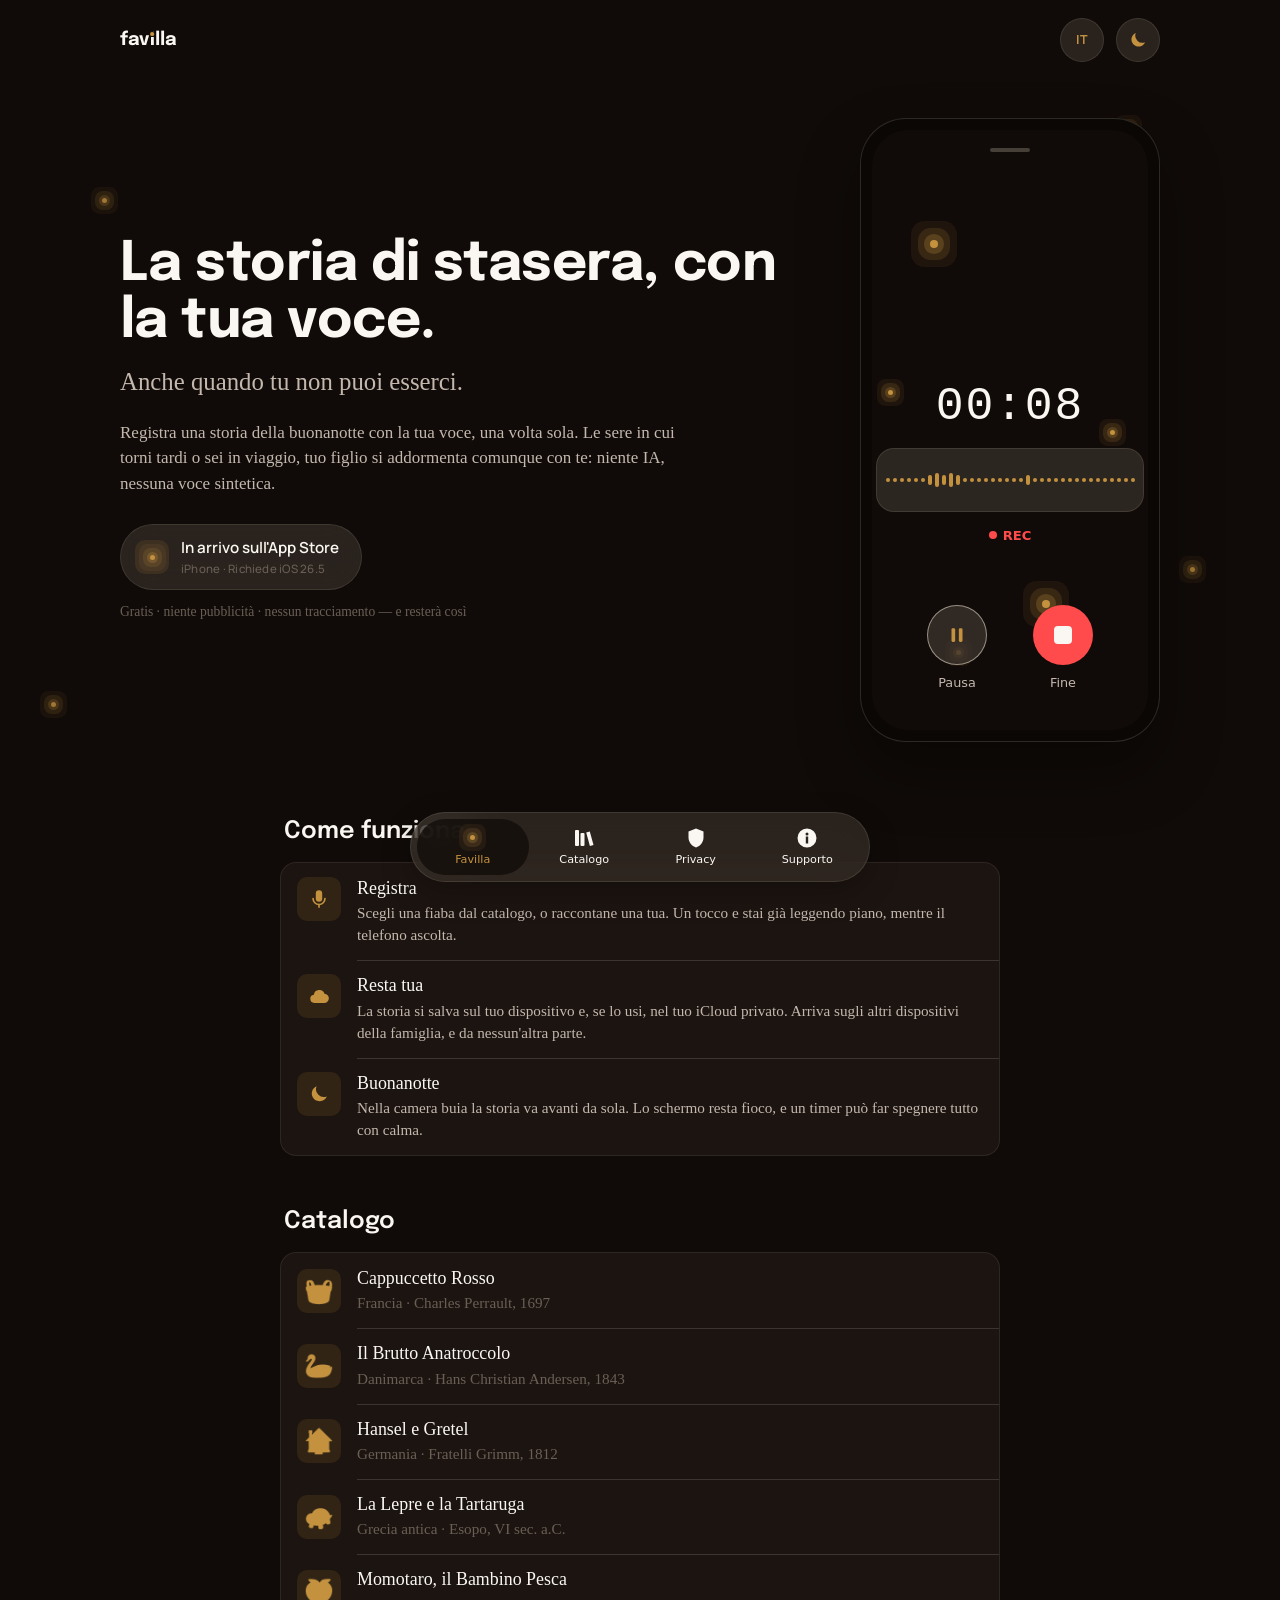
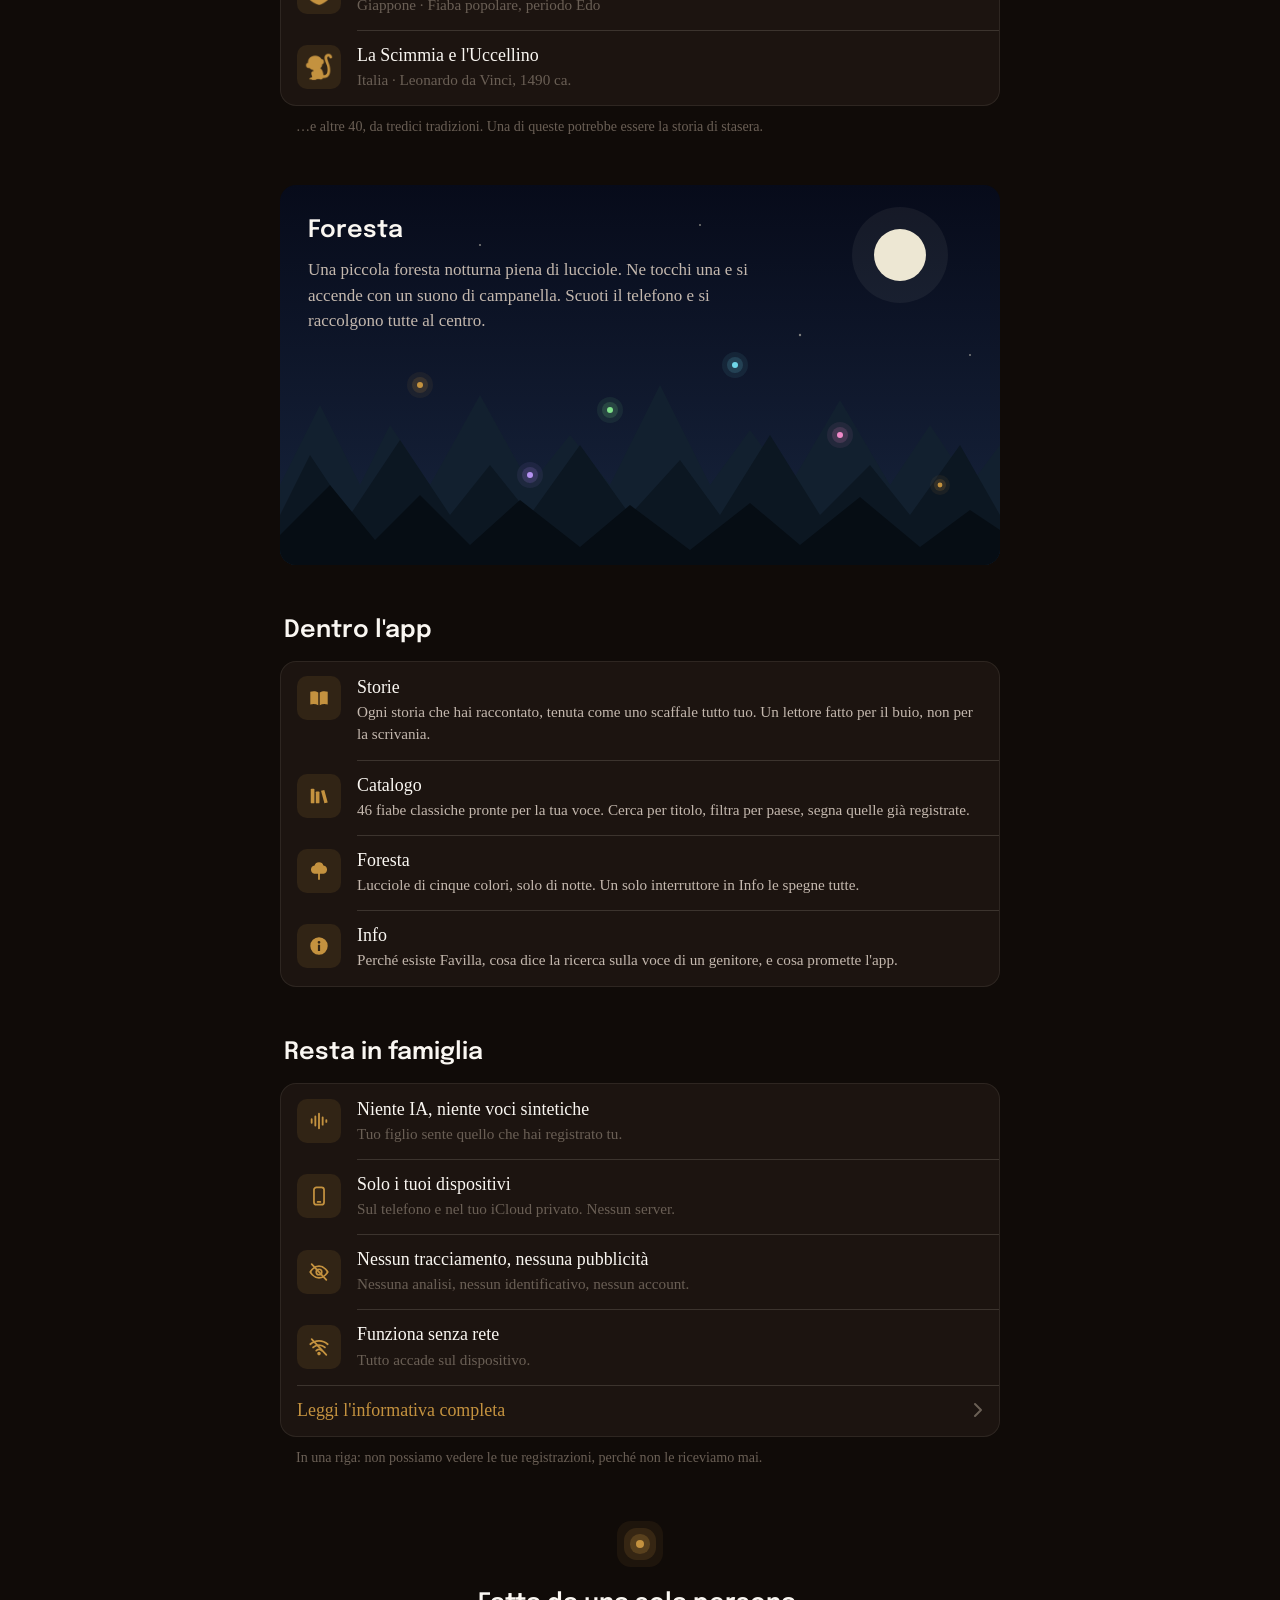
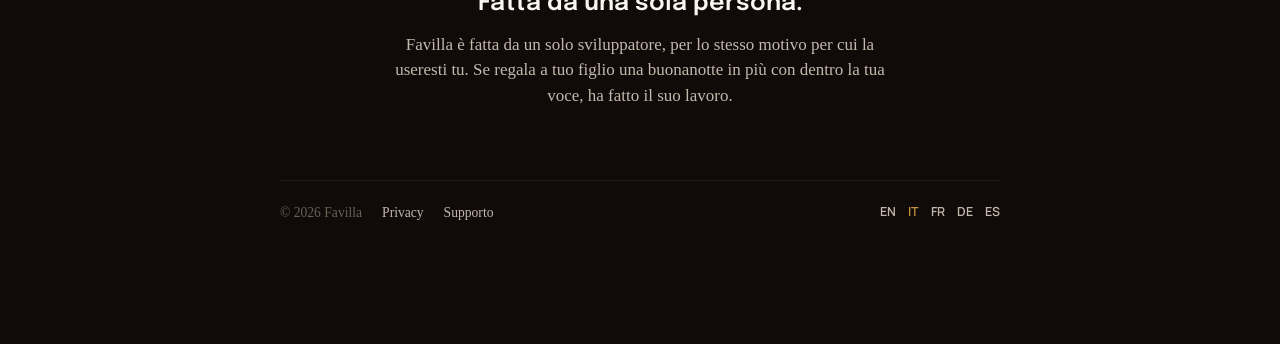
<file: docs/superpowers/specs/mockups/2026-11-16-restyle/home-a.html>
<!DOCTYPE html>
<html lang="it">
<head>
<meta charset="utf-8">
<meta name="viewport" content="width=device-width, initial-scale=1">
<title>Favilla — bozza restyle (fedele all'app)</title>
<style>
@font-face { font-family: "Epilogue"; src: url("../../../../../assets/fonts/epilogue.woff2") format("woff2"); font-weight: 100 900; font-display: swap; }
@font-face { font-family: "Manrope"; src: url("../../../../../assets/fonts/manrope.woff2") format("woff2"); font-weight: 200 800; font-display: swap; }

:root {
  --bg: #100B08;          /* BackgroundPrimary */
  --bg-2: #1C1410;        /* BackgroundSecondary — rows, cards */
  --bg-sunken: #0A0705;   /* BackgroundSunken */
  --text: #FAF7F2;        /* TextPrimary */
  --text-2: #C4B8AE;      /* TextSecondary */
  --text-3: #6A5F55;      /* TextTertiary */
  --accent: #C4923F;      /* AccentDefault */
  --accent-text: #C4923F;
  --accent-soft: rgb(196 146 63 / 0.12); /* AccentSoft */
  --coral: #FF4B4B;       /* RecordingActive (dark) */
  --line: rgba(255, 244, 224, 0.08);     /* LineSeparator */
  --line-strong: rgba(255, 244, 224, 0.14);
  --glass: rgb(58 50 44 / 0.62);
  --glass-edge: rgba(255, 244, 224, 0.10);
  --tab-selected: rgb(16 11 8 / 0.75);
  --head: "Epilogue", -apple-system, "SF Pro Display", system-ui, sans-serif;
  --body: "New York", ui-serif, -apple-system-serif, Georgia, serif;
  --label: "Manrope", -apple-system, "SF Pro Text", system-ui, sans-serif;
  --r: 16px;
}
:root:has(#theme:checked) {
  --bg: #FAF7F2; --bg-2: #F0EBE3; --bg-sunken: #E8E2D9;
  --text: #1C1410; --text-2: #4A3F35; --text-3: #8A7D72;
  --accent-text: #8A6428;
  --coral: #E03030;
  --line: rgba(28, 20, 16, 0.09); --line-strong: rgba(28, 20, 16, 0.16);
  --glass: rgb(240 235 227 / 0.78);
  --glass-edge: rgba(28, 20, 16, 0.08);
  --tab-selected: rgb(232 226 217 / 0.95);
}
#theme { position: absolute; opacity: 0; pointer-events: none; }

* { box-sizing: border-box; }
html { -webkit-text-size-adjust: 100%; }
body {
  margin: 0; background: var(--bg); color: var(--text-2);
  font-family: var(--body); font-size: 17px; line-height: 1.5;
  -webkit-font-smoothing: antialiased;
  padding-bottom: 120px;
}
a { color: var(--accent-text); text-decoration: none; }
h1, h2, h3 { color: var(--text); margin: 0; }

.page { width: min(720px, calc(100% - 32px)); margin: 0 auto; }
.page-wide { width: min(1040px, calc(100% - 32px)); margin: 0 auto; }

/* ── toolbar: round glass buttons, like the app's top bar ───────────── */
.toolbar { display: flex; align-items: center; gap: 12px; padding: 18px 0 0; }
.wordmark { font-family: var(--head); font-weight: 700; font-size: 1.15rem; color: var(--text); letter-spacing: 0.01em; }
.wordmark i { font-style: normal; position: relative; }
.wordmark i::after { content: ""; position: absolute; left: 50%; top: 0.12em; width: 0.2em; height: 0.2em; box-shadow: 0 0 0 1px var(--bg); transform: translateX(-50%); border-radius: 50%; background: var(--accent); }
.spacer { flex: 1; }
.round {
  width: 44px; height: 44px; border-radius: 50%; display: grid; place-items: center;
  background: var(--glass); border: 1px solid var(--glass-edge);
  -webkit-backdrop-filter: blur(18px) saturate(1.4); backdrop-filter: blur(18px) saturate(1.4);
  color: var(--accent); cursor: pointer;
  font-family: var(--label); font-weight: 700; font-size: 0.78rem; letter-spacing: 0.04em;
}
.round svg { width: 20px; height: 20px; }
.round .sun { display: none; }
:root:has(#theme:checked) .round .sun { display: block; }
:root:has(#theme:checked) .round .moon { display: none; }

/* ── firefly mark: core + three flat rings (FireflyField) ───────────── */
.fly { display: inline-block; width: 8px; height: 8px; border-radius: 50%; background: var(--accent);
  box-shadow: 0 0 0 6px rgb(196 146 63 / 0.24), 0 0 0 12px rgb(196 146 63 / 0.14), 0 0 0 19px rgb(196 146 63 / 0.08); }
.fly-sm { width: 5px; height: 5px; box-shadow: 0 0 0 3px rgb(196 146 63 / 0.24), 0 0 0 7px rgb(196 146 63 / 0.14), 0 0 0 11px rgb(196 146 63 / 0.08); }
.sky { position: fixed; inset: 0; pointer-events: none; z-index: 0; }
.sky .fly { position: absolute; animation: drift 14s ease-in-out infinite alternate; opacity: 0.8; }
.sky .fly:nth-child(2) { animation-duration: 19s; animation-delay: -6s; }
.sky .fly:nth-child(3) { animation-duration: 23s; animation-delay: -11s; }
.sky .fly:nth-child(4) { animation-duration: 17s; animation-delay: -3s; }
@keyframes drift { 0% { transform: translate(0, 0); } 50% { transform: translate(14px, -22px); } 100% { transform: translate(-10px, 8px); } }
:root:has(#theme:checked) .sky { display: none; }
@media (prefers-reduced-motion: reduce) { .sky .fly { animation: none; } }
main, header { position: relative; z-index: 1; }

/* ── hero: a large title, like a screen opening ─────────────────────── */
.hero { display: grid; grid-template-columns: minmax(0, 1fr) 300px; gap: 56px; align-items: center; padding: 56px 0 24px; }
.large-title { font-family: var(--head); font-weight: 700; font-size: clamp(2.2rem, 1.5rem + 2.6vw, 3.4rem); line-height: 1.05; letter-spacing: -0.01em; }
.hero-sub { font-family: var(--body); font-size: clamp(1.25rem, 1.1rem + 0.6vw, 1.55rem); color: var(--text-2); margin: 14px 0 0; line-height: 1.3; }
.hero-lead { margin: 22px 0 0; max-width: 34em; }
.capsule {
  display: inline-flex; align-items: center; gap: 12px; margin-top: 28px;
  padding: 12px 22px 12px 14px; border-radius: 999px;
  background: var(--glass); border: 1px solid var(--glass-edge);
  -webkit-backdrop-filter: blur(18px); backdrop-filter: blur(18px);
  color: var(--text); font-family: var(--label); font-weight: 600; font-size: 0.95rem;
}
.capsule .tile { width: 34px; height: 34px; }
.capsule small { display: block; font-size: 0.72rem; font-weight: 500; color: var(--text-3); letter-spacing: 0.02em; }
.caption { font-size: 0.85rem; color: var(--text-3); margin: 12px 0 0; }

/* ── phone: the real recording screen ───────────────────────────────── */
.phone { width: 300px; border-radius: 46px; padding: 11px; background: #0A0705; border: 1px solid rgba(255, 244, 224, 0.14); box-shadow: 0 30px 60px rgb(0 0 0 / 0.35); }
.screen { position: relative; border-radius: 36px; background: #100B08; height: 600px; overflow: hidden; display: flex; flex-direction: column; align-items: center; color: #FAF7F2; }
.screen .grab { width: 40px; height: 4px; border-radius: 2px; background: rgba(255, 244, 224, 0.22); margin-top: 18px; }
.screen .fly { position: absolute; }
.timer { margin-top: 220px; font-family: ui-monospace, "SF Mono", Menlo, monospace; font-weight: 300; font-size: 2.9rem; letter-spacing: 0.04em; color: #FAF7F2; }
.wave-well { width: calc(100% - 8px); margin-top: 6px; height: 64px; border-radius: 18px; background: rgb(58 50 44 / 0.7); border: 1px solid rgba(255, 244, 224, 0.10); display: flex; align-items: center; justify-content: center; gap: 3px; }
.wave-well span { width: 4px; height: 4px; border-radius: 2px; background: #C4923F; }
.wave-well span.u { height: 10px; } .wave-well span.uu { height: 14px; }
.rec { margin-top: 14px; font-family: -apple-system, system-ui, sans-serif; font-weight: 600; font-size: 0.82rem; color: #FF4B4B; display: flex; align-items: center; gap: 6px; }
.rec::before { content: ""; width: 8px; height: 8px; border-radius: 50%; background: #FF4B4B; }
.controls { position: absolute; bottom: 38px; display: flex; gap: 46px; }
.ctl { display: flex; flex-direction: column; align-items: center; gap: 8px; font-family: -apple-system, system-ui, sans-serif; font-size: 0.8rem; color: #C4B8AE; }
.ctl b { width: 60px; height: 60px; border-radius: 50%; display: grid; place-items: center; }
.ctl .pause { background: rgb(58 50 44 / 0.8); border: 1px solid rgba(255, 244, 224, 0.5); color: #C4923F; }
.ctl .stop { background: #FF4B4B; }
.ctl .stop i { width: 18px; height: 18px; border-radius: 4px; background: #FAF7F2; }
.ctl svg { width: 22px; height: 22px; }

/* ── grouped list: the app's inset sections ─────────────────────────── */
.section { padding-top: 48px; }
.section-title { font-family: var(--head); font-weight: 600; font-size: 1.5rem; margin: 0 4px 12px; }
.group { background: var(--bg-2); border-radius: var(--r); overflow: hidden; border: 1px solid var(--line); }
.row { position: relative; display: flex; align-items: center; gap: 16px; padding: 14px 16px; color: inherit; }
/* inset separator: starts after the tile, like an iOS list */
.row + .row::before { content: ""; position: absolute; top: 0; right: 0; left: 76px; height: 1px; background: var(--line-strong); }
.row.link::before, .row.plain + .row::before { left: 16px; }
.row .text { flex: 1; min-width: 0; }
.row .t { display: block; font-family: var(--body); font-size: 1.12rem; color: var(--text); line-height: 1.3; }
.row .s { display: block; font-size: 0.95rem; color: var(--text-3); margin-top: 2px; line-height: 1.45; }
.row .s.long { color: var(--text-2); }
.row .chev { color: var(--text-3); flex: none; width: 10px; }
.row.link .t { color: var(--accent-text); }
a.row:hover { background: rgb(196 146 63 / 0.06); }
.group-footer { font-size: 0.88rem; color: var(--text-3); margin: 10px 16px 0; }

/* 44pt tile, radius 23 %, AccentSoft — StoryEmojiView */
.tile { flex: none; width: 44px; height: 44px; border-radius: 10px; background: var(--accent-soft); display: grid; place-items: center; color: var(--accent); }
.tile svg { width: 22px; height: 22px; }
/* emoji flattened to a silhouette, tinted amber — the app's pictograms */
.tile .emoji { font-size: 24px; line-height: 1; color: transparent; text-shadow: 0 0 0 var(--accent); }
.row.align-top { align-items: flex-start; }

/* ── forest: always night, always its own palette ───────────────────── */
.forest { position: relative; border-radius: var(--r); overflow: hidden; background: linear-gradient(180deg, #070B1A 0%, #17243D 100%); min-height: 380px; color: #FAF7F2; }
.forest svg.scene { position: absolute; inset: 0; width: 100%; height: 100%; }
.forest .copy { position: relative; padding: 28px 28px 0; max-width: 30em; }
.forest h3 { font-family: var(--head); font-weight: 600; font-size: 1.5rem; color: #FAF7F2; }
.forest p { color: #C4B8AE; margin: 8px 0 0; }
.ff { animation: pulse 4.2s ease-in-out infinite; }
.ff:nth-of-type(2n) { animation-duration: 5.4s; animation-delay: -2s; }
.ff:nth-of-type(3n) { animation-duration: 3.7s; animation-delay: -1s; }
@keyframes pulse { 0%, 100% { opacity: 0.45; } 50% { opacity: 1; } }
@media (prefers-reduced-motion: reduce) { .ff { animation: none; } }

/* ── about: plain, like the Info screen ─────────────────────────────── */
.about { text-align: center; padding: 72px 0 8px; }
.about .fly { margin-bottom: 30px; }
.about h2 { font-family: var(--head); font-weight: 600; font-size: 1.5rem; }
.about p { max-width: 30em; margin: 10px auto 0; }

.footer { margin-top: 64px; padding-top: 22px; border-top: 1px solid var(--line); font-size: 0.85rem; color: var(--text-3); display: flex; flex-wrap: wrap; gap: 8px 20px; }
.footer a { color: var(--text-2); }
.footer .langs { margin-left: auto; display: flex; gap: 12px; font-family: var(--label); font-weight: 600; font-size: 0.78rem; }
.footer .langs a[aria-current] { color: var(--accent-text); }

/* ── tab bar: the floating glass pill ───────────────────────────────── */
.tabbar {
  position: fixed; z-index: 10; left: 50%; bottom: 18px; transform: translateX(-50%);
  width: min(460px, calc(100% - 32px)); display: grid; grid-template-columns: repeat(4, 1fr);
  padding: 6px; border-radius: 999px;
  background: var(--glass); border: 1px solid var(--glass-edge);
  -webkit-backdrop-filter: blur(22px) saturate(1.5); backdrop-filter: blur(22px) saturate(1.5);
  box-shadow: 0 10px 30px rgb(0 0 0 / 0.25);
}
.tab { display: flex; flex-direction: column; align-items: center; gap: 2px; padding: 7px 4px 6px; border-radius: 999px; color: var(--text); font-family: -apple-system, system-ui, sans-serif; font-size: 0.7rem; font-weight: 500; }
.tab svg { width: 24px; height: 24px; }
.tab[aria-current] { background: var(--tab-selected); color: var(--accent); }
.tab .fly-sm { margin: 9px 0 10px; }

@media (max-width: 860px) {
  .hero { grid-template-columns: 1fr; padding-top: 36px; }
  .hero .phone { display: none; }
}
@media (max-width: 520px) {
  .row .t { font-size: 1.05rem; }
  .forest .copy { padding: 22px 20px 0; }
}
</style>
</head>
<body>
<input type="checkbox" id="theme" aria-label="Tema chiaro">

<div class="sky" aria-hidden="true">
  <span class="fly fly-sm" style="left:8%;top:22%"></span>
  <span class="fly fly-sm" style="left:88%;top:14%"></span>
  <span class="fly fly-sm" style="left:93%;top:63%"></span>
  <span class="fly fly-sm" style="left:4%;top:78%"></span>
</div>

<header class="page-wide toolbar">
  <span class="wordmark">fav<i>i</i>lla</span>
  <span class="spacer"></span>
  <span class="round" title="Lingua">IT</span>
  <label class="round" for="theme" title="Tema">
    <svg class="moon" viewBox="0 0 24 24" fill="currentColor"><path d="M20.5 14.6A8.5 8.5 0 0 1 9.4 3.5a8.5 8.5 0 1 0 11.1 11.1Z"/></svg>
    <svg class="sun" viewBox="0 0 24 24" fill="none" stroke="currentColor" stroke-width="2" stroke-linecap="round"><circle cx="12" cy="12" r="4.2"/><path d="M12 2.5v2M12 19.5v2M4.6 4.6l1.4 1.4M18 18l1.4 1.4M2.5 12h2M19.5 12h2M4.6 19.4 6 18M18 6l1.4-1.4"/></svg>
  </label>
</header>

<main>
  <!-- HERO -->
  <section class="page-wide hero">
    <div>
      <h1 class="large-title">La storia di stasera, con la tua voce.</h1>
      <p class="hero-sub">Anche quando tu non puoi esserci.</p>
      <p class="hero-lead">Registra una storia della buonanotte con la tua voce, una volta sola. Le sere in cui torni tardi o sei in viaggio, tuo figlio si addormenta comunque con te: niente IA, nessuna voce sintetica.</p>
      <span class="capsule">
        <span class="tile"><span class="fly fly-sm"></span></span>
        <span>In arrivo sull'App Store<small>iPhone · Richiede iOS 26.5</small></span>
      </span>
      <p class="caption">Gratis · niente pubblicità · nessun tracciamento — e resterà così</p>
    </div>
    <div class="phone" aria-hidden="true">
      <div class="screen">
        <span class="grab"></span>
        <span class="fly" style="left:58px;top:110px"></span>
        <span class="fly fly-sm" style="left:16px;top:260px"></span>
        <span class="fly fly-sm" style="left:238px;top:300px"></span>
        <span class="fly" style="left:170px;top:470px"></span>
        <span class="fly fly-sm" style="left:84px;top:520px"></span>
        <span class="timer">00:08</span>
        <div class="wave-well">
          <span></span><span></span><span></span><span></span><span></span><span></span><span class="u"></span><span class="uu"></span><span class="u"></span><span class="uu"></span><span class="u"></span><span></span><span></span><span></span><span></span><span></span><span></span><span></span><span></span><span></span><span class="u"></span><span></span><span></span><span></span><span></span><span></span><span></span><span></span><span></span><span></span><span></span><span></span><span></span><span></span><span></span><span></span>
        </div>
        <span class="rec">REC</span>
        <div class="controls">
          <span class="ctl"><b class="pause"><svg viewBox="0 0 24 24" fill="currentColor"><rect x="6" y="4.5" width="4" height="15" rx="1.4"/><rect x="14" y="4.5" width="4" height="15" rx="1.4"/></svg></b>Pausa</span>
          <span class="ctl"><b class="stop"><i></i></b>Fine</span>
        </div>
      </div>
    </div>
  </section>

  <div class="page">

    <!-- COME FUNZIONA -->
    <section class="section" id="come">
      <h2 class="section-title">Come funziona</h2>
      <div class="group">
        <div class="row align-top">
          <span class="tile"><svg viewBox="0 0 24 24" fill="currentColor"><rect x="8.5" y="2.5" width="7" height="12.5" rx="3.5"/><path d="M5.5 11.5a6.5 6.5 0 0 0 13 0" fill="none" stroke="currentColor" stroke-width="1.8" stroke-linecap="round"/><path d="M12 18v3" stroke="currentColor" stroke-width="1.8" stroke-linecap="round"/></svg></span>
          <span class="text"><span class="t">Registra</span><span class="s long">Scegli una fiaba dal catalogo, o raccontane una tua. Un tocco e stai già leggendo piano, mentre il telefono ascolta.</span></span>
        </div>
        <div class="row align-top">
          <span class="tile"><svg viewBox="0 0 24 24" fill="currentColor"><path d="M7 19.5a4.5 4.5 0 0 1-.6-8.96A6 6 0 0 1 18 9.5a5 5 0 0 1-.5 10Z"/></svg></span>
          <span class="text"><span class="t">Resta tua</span><span class="s long">La storia si salva sul tuo dispositivo e, se lo usi, nel tuo iCloud privato. Arriva sugli altri dispositivi della famiglia, e da nessun'altra parte.</span></span>
        </div>
        <div class="row align-top">
          <span class="tile"><svg viewBox="0 0 24 24" fill="currentColor"><path d="M20.5 14.6A8.5 8.5 0 0 1 9.4 3.5a8.5 8.5 0 1 0 11.1 11.1Z"/></svg></span>
          <span class="text"><span class="t">Buonanotte</span><span class="s long">Nella camera buia la storia va avanti da sola. Lo schermo resta fioco, e un timer può far spegnere tutto con calma.</span></span>
        </div>
      </div>
    </section>

    <!-- CATALOGO -->
    <section class="section" id="catalogo">
      <h2 class="section-title">Catalogo</h2>
      <div class="group">
        <div class="row"><span class="tile"><span class="emoji">🧺</span></span><span class="text"><span class="t">Cappuccetto Rosso</span><span class="s">Francia · Charles Perrault, 1697</span></span></div>
        <div class="row"><span class="tile"><span class="emoji">🦢</span></span><span class="text"><span class="t">Il Brutto Anatroccolo</span><span class="s">Danimarca · Hans Christian Andersen, 1843</span></span></div>
        <div class="row"><span class="tile"><span class="emoji">🏠</span></span><span class="text"><span class="t">Hansel e Gretel</span><span class="s">Germania · Fratelli Grimm, 1812</span></span></div>
        <div class="row"><span class="tile"><span class="emoji">🐢</span></span><span class="text"><span class="t">La Lepre e la Tartaruga</span><span class="s">Grecia antica · Esopo, VI sec. a.C.</span></span></div>
        <div class="row"><span class="tile"><span class="emoji">🍑</span></span><span class="text"><span class="t">Momotaro, il Bambino Pesca</span><span class="s">Giappone · Fiaba popolare, periodo Edo</span></span></div>
        <div class="row"><span class="tile"><span class="emoji">🐒</span></span><span class="text"><span class="t">La Scimmia e l'Uccellino</span><span class="s">Italia · Leonardo da Vinci, 1490 ca.</span></span></div>
      </div>
      <p class="group-footer">…e altre 40, da tredici tradizioni. Una di queste potrebbe essere la storia di stasera.</p>
    </section>

    <!-- FORESTA -->
    <section class="section" id="foresta">
      <div class="forest">
        <svg class="scene" viewBox="0 0 720 380" preserveAspectRatio="xMidYMax slice" aria-hidden="true">
          <circle cx="620" cy="70" r="26" fill="#EDE7D2"/>
          <circle cx="620" cy="70" r="48" fill="#EDE7D2" opacity="0.06"/>
          <g fill="#EDE7D2" opacity="0.5"><circle cx="80" cy="140" r="1"/><circle cx="420" cy="40" r="1"/><circle cx="520" cy="150" r="1.2"/><circle cx="300" cy="110" r="0.9"/><circle cx="690" cy="170" r="1"/><circle cx="200" cy="60" r="1.1"/></g>
          <path fill="#12202F" d="M0 300 L40 220 L80 300 L110 240 L150 300 L200 210 L250 300 L290 250 L330 300 L380 200 L430 300 L470 245 L510 300 L560 215 L610 300 L650 240 L690 300 L720 260 L720 380 L0 380Z"/>
          <path fill="#0C1722" d="M0 330 L30 270 L70 330 L120 255 L170 330 L210 280 L250 330 L300 260 L350 330 L400 275 L440 330 L490 250 L540 330 L590 280 L630 330 L680 260 L720 330 L720 380 L0 380Z"/>
          <path fill="#060D14" d="M0 380 L0 350 L50 300 L95 355 L140 310 L190 360 L240 315 L300 362 L350 320 L410 365 L470 318 L520 360 L580 312 L640 362 L690 325 L720 345 L720 380Z"/>
          <g>
            <g class="ff"><circle cx="140" cy="200" r="13" fill="#C4923F" opacity="0.08"/><circle cx="140" cy="200" r="8" fill="#C4923F" opacity="0.16"/><circle cx="140" cy="200" r="3" fill="#C4923F"/></g>
            <g class="ff"><circle cx="330" cy="225" r="13" fill="#7FE08A" opacity="0.08"/><circle cx="330" cy="225" r="8" fill="#7FE08A" opacity="0.16"/><circle cx="330" cy="225" r="3" fill="#7FE08A"/></g>
            <g class="ff"><circle cx="455" cy="180" r="13" fill="#6FD6E8" opacity="0.08"/><circle cx="455" cy="180" r="8" fill="#6FD6E8" opacity="0.16"/><circle cx="455" cy="180" r="3" fill="#6FD6E8"/></g>
            <g class="ff"><circle cx="560" cy="250" r="13" fill="#F08AC8" opacity="0.08"/><circle cx="560" cy="250" r="8" fill="#F08AC8" opacity="0.16"/><circle cx="560" cy="250" r="3" fill="#F08AC8"/></g>
            <g class="ff"><circle cx="250" cy="290" r="13" fill="#B592F0" opacity="0.08"/><circle cx="250" cy="290" r="8" fill="#B592F0" opacity="0.16"/><circle cx="250" cy="290" r="3" fill="#B592F0"/></g>
            <g class="ff"><circle cx="660" cy="300" r="10" fill="#C4923F" opacity="0.08"/><circle cx="660" cy="300" r="6" fill="#C4923F" opacity="0.16"/><circle cx="660" cy="300" r="2.4" fill="#C4923F"/></g>
          </g>
        </svg>
        <div class="copy">
          <h3>Foresta</h3>
          <p>Una piccola foresta notturna piena di lucciole. Ne tocchi una e si accende con un suono di campanella. Scuoti il telefono e si raccolgono tutte al centro.</p>
        </div>
      </div>
    </section>

    <!-- DENTRO L'APP -->
    <section class="section">
      <h2 class="section-title">Dentro l'app</h2>
      <div class="group">
        <div class="row align-top">
          <span class="tile"><svg viewBox="0 0 24 24" fill="currentColor"><path d="M2.5 5.2c3-1.1 6.2-.9 8.7.8v14c-2.6-1.6-5.7-1.8-8.7-.8Zm19 0c-3-1.1-6.2-.9-8.7.8v14c2.6-1.6 5.7-1.8 8.7-.8Z"/></svg></span>
          <span class="text"><span class="t">Storie</span><span class="s long">Ogni storia che hai raccontato, tenuta come uno scaffale tutto tuo. Un lettore fatto per il buio, non per la scrivania.</span></span>
        </div>
        <div class="row align-top">
          <span class="tile"><svg viewBox="0 0 24 24" fill="currentColor"><rect x="3" y="4" width="4" height="16" rx="1"/><rect x="8.5" y="7" width="4" height="13" rx="1"/><path d="m14.2 6.4 3.6-1 3.7 13.6-3.6 1Z"/></svg></span>
          <span class="text"><span class="t">Catalogo</span><span class="s long">46 fiabe classiche pronte per la tua voce. Cerca per titolo, filtra per paese, segna quelle già registrate.</span></span>
        </div>
        <div class="row align-top">
          <span class="tile"><svg viewBox="0 0 24 24" fill="currentColor"><path d="M12 2.5a5 5 0 0 1 4.8 3.6A4.5 4.5 0 0 1 17 15h-4v6.5h-2V15H7a4.5 4.5 0 0 1 .2-8.9A5 5 0 0 1 12 2.5Z"/></svg></span>
          <span class="text"><span class="t">Foresta</span><span class="s long">Lucciole di cinque colori, solo di notte. Un solo interruttore in Info le spegne tutte.</span></span>
        </div>
        <div class="row align-top">
          <span class="tile"><svg viewBox="0 0 24 24" fill="currentColor"><path d="M12 2.5a9.5 9.5 0 1 1 0 19 9.5 9.5 0 0 1 0-19Zm-1.2 8v7h2.4v-7Zm1.2-4a1.5 1.5 0 1 0 0 3 1.5 1.5 0 0 0 0-3Z"/></svg></span>
          <span class="text"><span class="t">Info</span><span class="s long">Perché esiste Favilla, cosa dice la ricerca sulla voce di un genitore, e cosa promette l'app.</span></span>
        </div>
      </div>
    </section>

    <!-- PRIVACY -->
    <section class="section" id="privacy">
      <h2 class="section-title">Resta in famiglia</h2>
      <div class="group">
        <div class="row"><span class="tile"><svg viewBox="0 0 24 24" fill="none" stroke="currentColor" stroke-width="2" stroke-linecap="round"><path d="M4 10v4M8 7v10M12 4v16M16 8v8M20 11v2"/></svg></span><span class="text"><span class="t">Niente IA, niente voci sintetiche</span><span class="s">Tuo figlio sente quello che hai registrato tu.</span></span></div>
        <div class="row"><span class="tile"><svg viewBox="0 0 24 24" fill="none" stroke="currentColor" stroke-width="1.9"><rect x="6.5" y="2.5" width="11" height="19" rx="2.8"/><path d="M10.5 18.5h3" stroke-linecap="round"/></svg></span><span class="text"><span class="t">Solo i tuoi dispositivi</span><span class="s">Sul telefono e nel tuo iCloud privato. Nessun server.</span></span></div>
        <div class="row"><span class="tile"><svg viewBox="0 0 24 24" fill="none" stroke="currentColor" stroke-width="1.9" stroke-linecap="round"><path d="M2.5 12S6 5.5 12 5.5 21.5 12 21.5 12 18 18.5 12 18.5 2.5 12 2.5 12Z"/><circle cx="12" cy="12" r="3"/><path d="M4 3.5 20 20.5"/></svg></span><span class="text"><span class="t">Nessun tracciamento, nessuna pubblicità</span><span class="s">Nessuna analisi, nessun identificativo, nessun account.</span></span></div>
        <div class="row"><span class="tile"><svg viewBox="0 0 24 24" fill="none" stroke="currentColor" stroke-width="1.9" stroke-linecap="round"><path d="M2.5 9a14 14 0 0 1 19 0M5.5 12.5a9.5 9.5 0 0 1 13 0M9 16a4.5 4.5 0 0 1 6 0"/><circle cx="12" cy="19.2" r="1" fill="currentColor"/><path d="M4 3.5 20 20.5"/></svg></span><span class="text"><span class="t">Funziona senza rete</span><span class="s">Tutto accade sul dispositivo.</span></span></div>
        <a class="row link" href="#"><span class="text"><span class="t">Leggi l'informativa completa</span></span><svg class="chev" viewBox="0 0 10 16" fill="none" stroke="currentColor" stroke-width="2" stroke-linecap="round" stroke-linejoin="round"><path d="m2 2 6 6-6 6"/></svg></a>
      </div>
      <p class="group-footer">In una riga: non possiamo vedere le tue registrazioni, perché non le riceviamo mai.</p>
    </section>

    <!-- FATTA DA UNA PERSONA -->
    <section class="about">
      <span class="fly" aria-hidden="true"></span>
      <h2>Fatta da una sola persona.</h2>
      <p>Favilla è fatta da un solo sviluppatore, per lo stesso motivo per cui la useresti tu. Se regala a tuo figlio una buonanotte in più con dentro la tua voce, ha fatto il suo lavoro.</p>
    </section>

    <footer class="footer">
      <span>© 2026 Favilla</span>
      <a href="#">Privacy</a>
      <a href="#">Supporto</a>
      <span class="langs"><a href="#">EN</a><a href="#" aria-current="true">IT</a><a href="#">FR</a><a href="#">DE</a><a href="#">ES</a></span>
    </footer>
  </div>
</main>

<nav class="tabbar" aria-label="Sezioni">
  <a class="tab" href="#" aria-current="page"><span class="fly fly-sm"></span>Favilla</a>
  <a class="tab" href="#catalogo"><svg viewBox="0 0 24 24" fill="currentColor"><rect x="3" y="4" width="4" height="16" rx="1"/><rect x="8.5" y="7" width="4" height="13" rx="1"/><path d="m14.2 6.4 3.6-1 3.7 13.6-3.6 1Z"/></svg>Catalogo</a>
  <a class="tab" href="#privacy"><svg viewBox="0 0 24 24" fill="currentColor"><path d="M12 2.5 4.5 5.5v6c0 4.6 3.2 8.6 7.5 10 4.3-1.4 7.5-5.4 7.5-10v-6Z"/></svg>Privacy</a>
  <a class="tab" href="#"><svg viewBox="0 0 24 24" fill="currentColor"><path d="M12 2.5a9.5 9.5 0 1 1 0 19 9.5 9.5 0 0 1 0-19Zm-1.2 8v7h2.4v-7Zm1.2-4a1.5 1.5 0 1 0 0 3 1.5 1.5 0 0 0 0-3Z"/></svg>Supporto</a>
</nav>
</body>
</html>
</file>
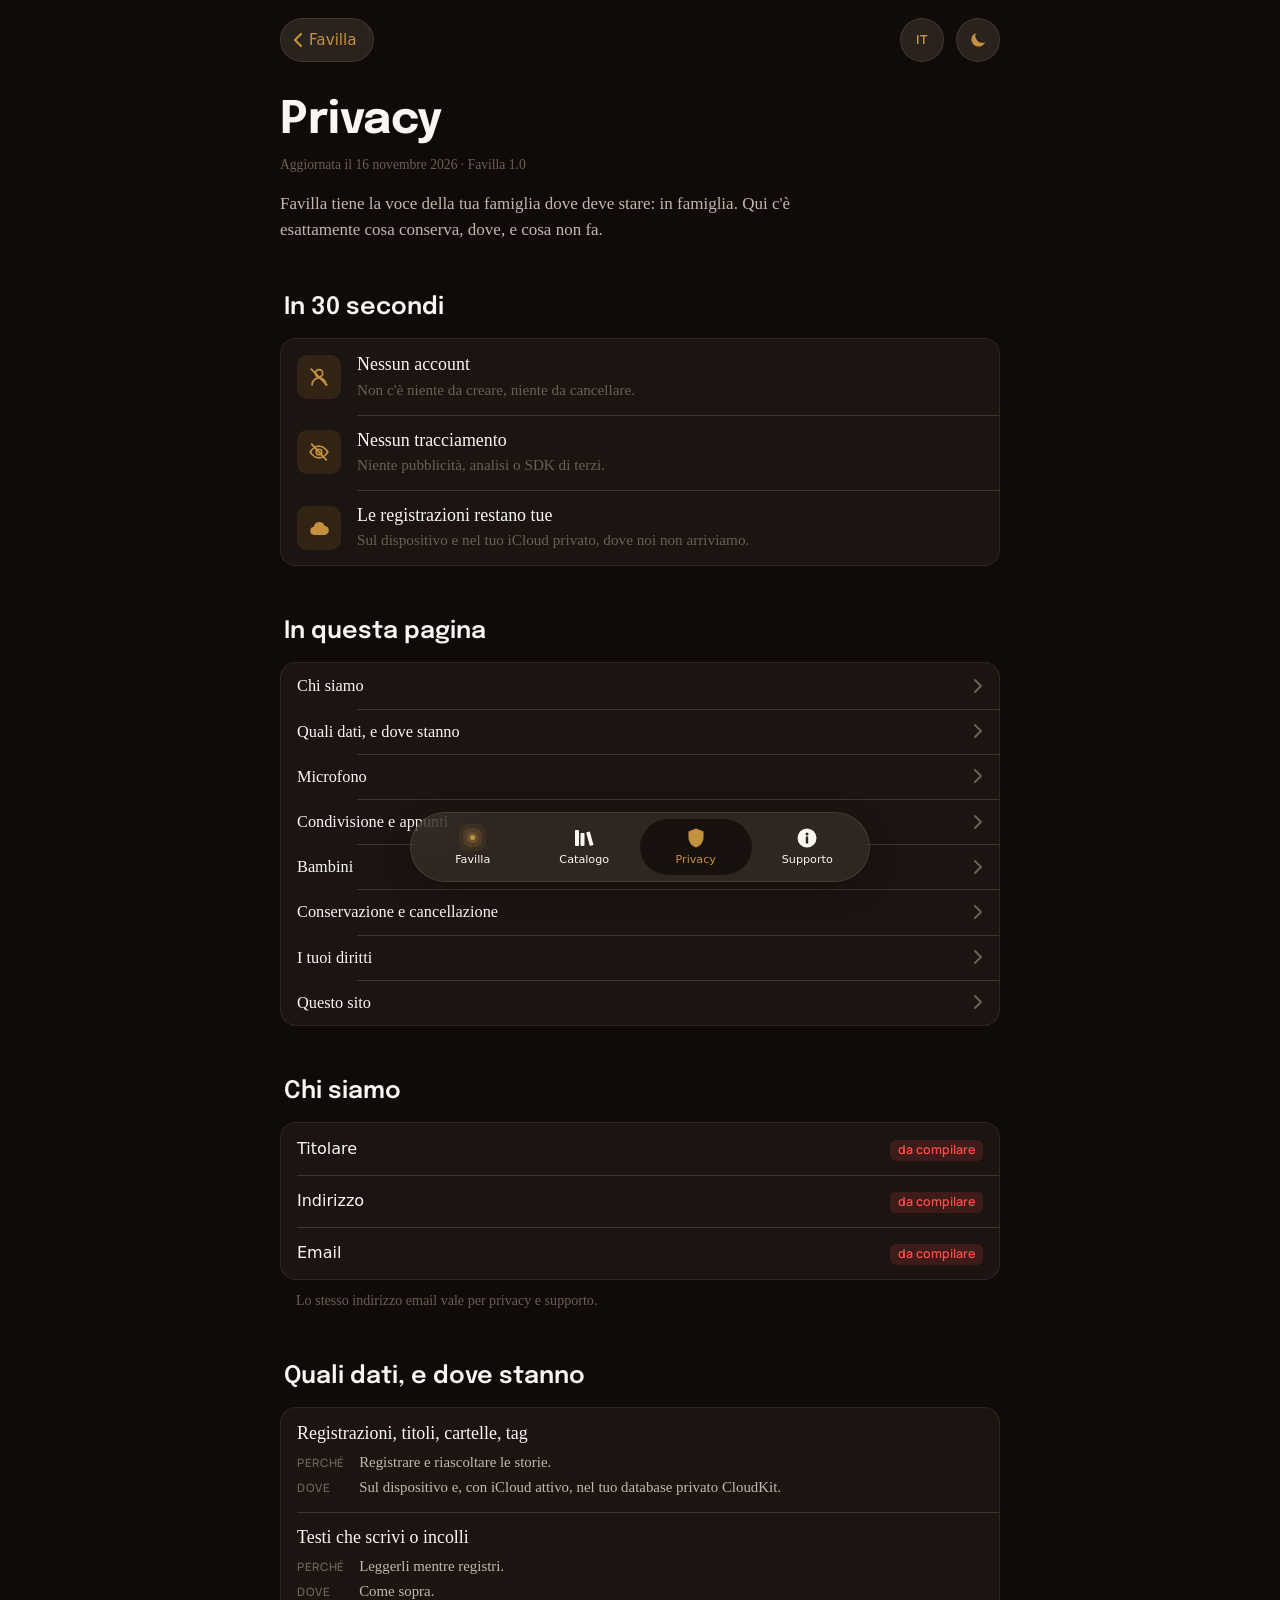
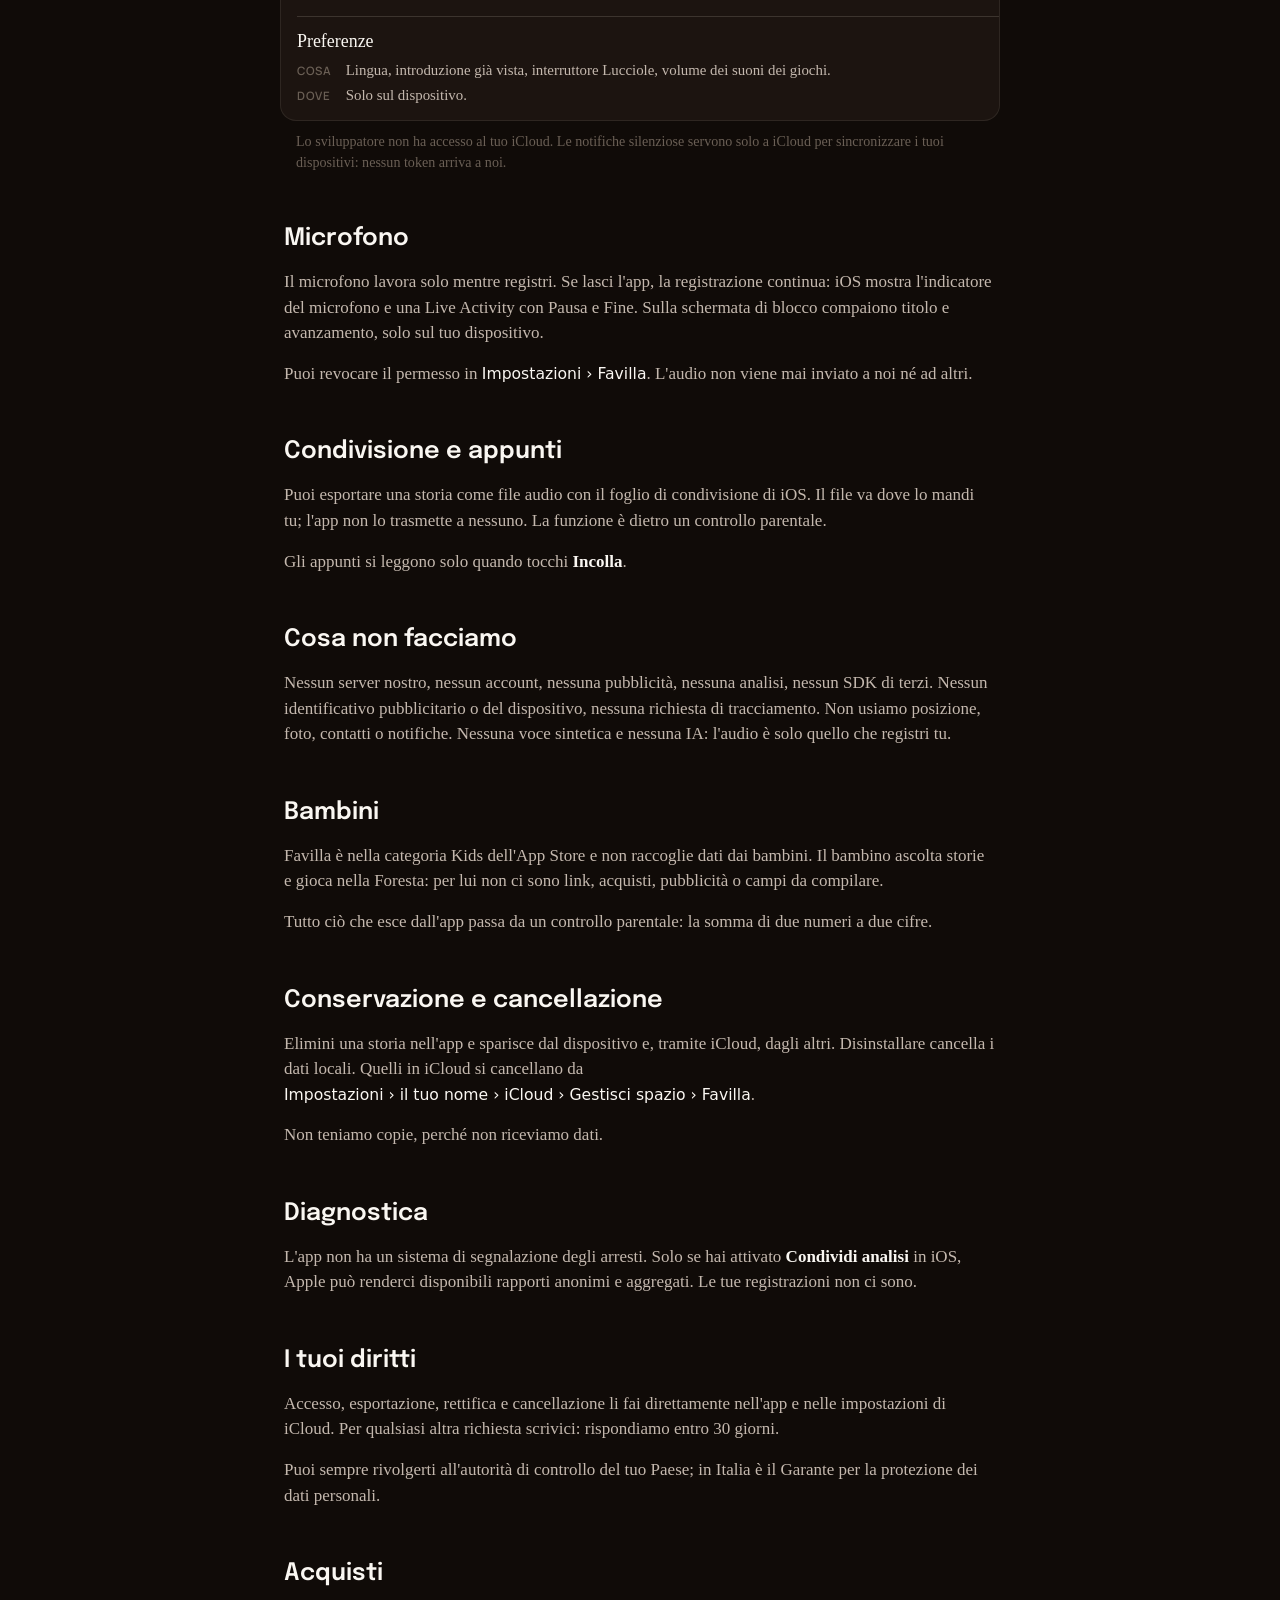
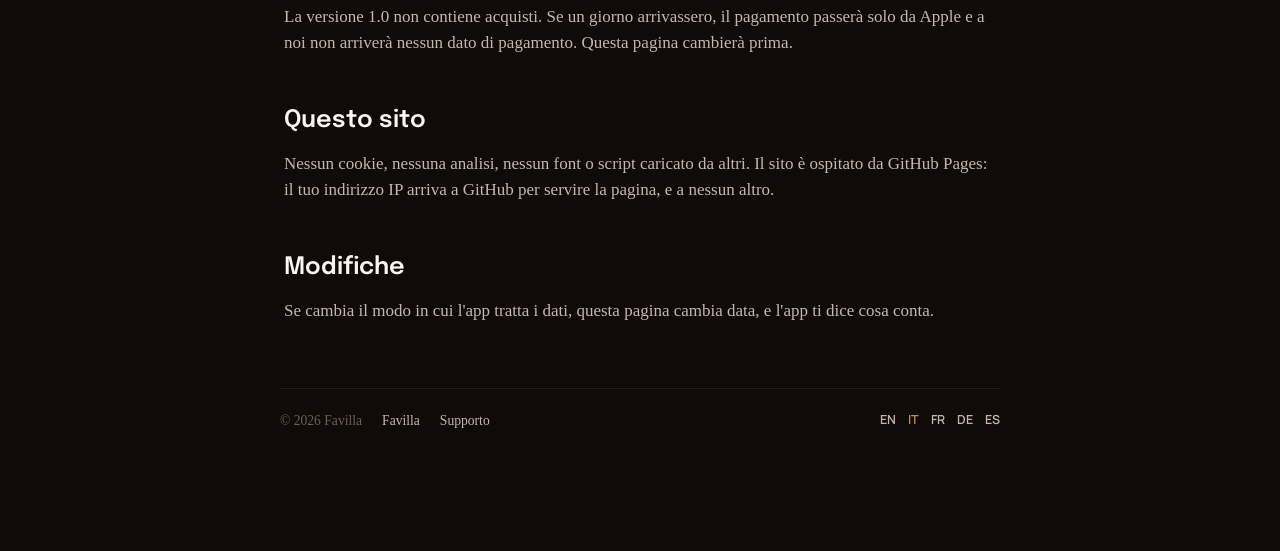
<file: docs/superpowers/specs/mockups/2026-11-16-restyle/privacy-a.html>
<!DOCTYPE html>
<html lang="it">
<head>
<meta charset="utf-8">
<meta name="viewport" content="width=device-width, initial-scale=1">
<title>Informativa sulla privacy — Favilla (bozza)</title>
<link rel="stylesheet" href="app.css">
<link rel="stylesheet" href="pages.css">
</head>
<body>
<input type="checkbox" id="theme" aria-label="Tema chiaro">

<header class="page navbar">
  <a class="back" href="home-a.html"><svg viewBox="0 0 10 16" fill="none" stroke="currentColor" stroke-width="2.2" stroke-linecap="round" stroke-linejoin="round"><path d="M8 2 2 8l6 6"/></svg>Favilla</a>
  <span class="spacer"></span>
  <span class="round" title="Lingua">IT</span>
  <label class="round" for="theme" title="Tema">
    <svg class="moon" viewBox="0 0 24 24" fill="currentColor"><path d="M20.5 14.6A8.5 8.5 0 0 1 9.4 3.5a8.5 8.5 0 1 0 11.1 11.1Z"/></svg>
    <svg class="sun" viewBox="0 0 24 24" fill="none" stroke="currentColor" stroke-width="2" stroke-linecap="round"><circle cx="12" cy="12" r="4.2"/><path d="M12 2.5v2M12 19.5v2M4.6 4.6l1.4 1.4M18 18l1.4 1.4M2.5 12h2M19.5 12h2M4.6 19.4 6 18M18 6l1.4-1.4"/></svg>
  </label>
</header>

<main class="page">
  <section class="page-title">
    <h1 class="large-title">Privacy</h1>
    <p class="caption">Aggiornata il 16 novembre 2026 · Favilla 1.0</p>
    <p class="hero-lead">Favilla tiene la voce della tua famiglia dove deve stare: in famiglia. Qui c'è esattamente cosa conserva, dove, e cosa non fa.</p>
  </section>

  <!-- PRIVACY IN 30 SECONDI -->
  <section class="section">
    <h2 class="section-title">In 30 secondi</h2>
    <div class="group">
      <div class="row"><span class="tile"><svg viewBox="0 0 24 24" fill="none" stroke="currentColor" stroke-width="1.9" stroke-linecap="round"><circle cx="12" cy="8" r="4"/><path d="M4.5 20.5a7.5 7.5 0 0 1 15 0"/><path d="M3.5 3.5 20.5 20.5"/></svg></span><span class="text"><span class="t">Nessun account</span><span class="s">Non c'è niente da creare, niente da cancellare.</span></span></div>
      <div class="row"><span class="tile"><svg viewBox="0 0 24 24" fill="none" stroke="currentColor" stroke-width="1.9" stroke-linecap="round"><path d="M2.5 12S6 5.5 12 5.5 21.5 12 21.5 12 18 18.5 12 18.5 2.5 12 2.5 12Z"/><circle cx="12" cy="12" r="3"/><path d="M4 3.5 20 20.5"/></svg></span><span class="text"><span class="t">Nessun tracciamento</span><span class="s">Niente pubblicità, analisi o SDK di terzi.</span></span></div>
      <div class="row"><span class="tile"><svg viewBox="0 0 24 24" fill="currentColor"><path d="M7 19.5a4.5 4.5 0 0 1-.6-8.96A6 6 0 0 1 18 9.5a5 5 0 0 1-.5 10Z"/></svg></span><span class="text"><span class="t">Le registrazioni restano tue</span><span class="s">Sul dispositivo e nel tuo iCloud privato, dove noi non arriviamo.</span></span></div>
    </div>
  </section>

  <!-- INDICE -->
  <section class="section">
    <h2 class="section-title">In questa pagina</h2>
    <div class="group toc">
      <a class="row" href="#chi"><span class="text"><span class="t">Chi siamo</span></span><svg class="chev" viewBox="0 0 10 16" fill="none" stroke="currentColor" stroke-width="2" stroke-linecap="round" stroke-linejoin="round"><path d="m2 2 6 6-6 6"/></svg></a>
      <a class="row" href="#dati"><span class="text"><span class="t">Quali dati, e dove stanno</span></span><svg class="chev" viewBox="0 0 10 16" fill="none" stroke="currentColor" stroke-width="2" stroke-linecap="round" stroke-linejoin="round"><path d="m2 2 6 6-6 6"/></svg></a>
      <a class="row" href="#microfono"><span class="text"><span class="t">Microfono</span></span><svg class="chev" viewBox="0 0 10 16" fill="none" stroke="currentColor" stroke-width="2" stroke-linecap="round" stroke-linejoin="round"><path d="m2 2 6 6-6 6"/></svg></a>
      <a class="row" href="#condivisione"><span class="text"><span class="t">Condivisione e appunti</span></span><svg class="chev" viewBox="0 0 10 16" fill="none" stroke="currentColor" stroke-width="2" stroke-linecap="round" stroke-linejoin="round"><path d="m2 2 6 6-6 6"/></svg></a>
      <a class="row" href="#bambini"><span class="text"><span class="t">Bambini</span></span><svg class="chev" viewBox="0 0 10 16" fill="none" stroke="currentColor" stroke-width="2" stroke-linecap="round" stroke-linejoin="round"><path d="m2 2 6 6-6 6"/></svg></a>
      <a class="row" href="#cancellazione"><span class="text"><span class="t">Conservazione e cancellazione</span></span><svg class="chev" viewBox="0 0 10 16" fill="none" stroke="currentColor" stroke-width="2" stroke-linecap="round" stroke-linejoin="round"><path d="m2 2 6 6-6 6"/></svg></a>
      <a class="row" href="#diritti"><span class="text"><span class="t">I tuoi diritti</span></span><svg class="chev" viewBox="0 0 10 16" fill="none" stroke="currentColor" stroke-width="2" stroke-linecap="round" stroke-linejoin="round"><path d="m2 2 6 6-6 6"/></svg></a>
      <a class="row" href="#sito"><span class="text"><span class="t">Questo sito</span></span><svg class="chev" viewBox="0 0 10 16" fill="none" stroke="currentColor" stroke-width="2" stroke-linecap="round" stroke-linejoin="round"><path d="m2 2 6 6-6 6"/></svg></a>
    </div>
  </section>

  <!-- CHI SIAMO -->
  <section class="section" id="chi">
    <h2 class="section-title">Chi siamo</h2>
    <div class="group kv">
      <div class="row"><span class="k">Titolare</span><span class="v"><span class="todo">da compilare</span></span></div>
      <div class="row"><span class="k">Indirizzo</span><span class="v"><span class="todo">da compilare</span></span></div>
      <div class="row"><span class="k">Email</span><span class="v"><span class="todo">da compilare</span></span></div>
    </div>
    <p class="group-footer">Lo stesso indirizzo email vale per privacy e supporto.</p>
  </section>

  <!-- DATI -->
  <section class="section" id="dati">
    <h2 class="section-title">Quali dati, e dove stanno</h2>
    <div class="group data">
      <div class="row"><span class="t">Registrazioni, titoli, cartelle, tag</span>
        <dl><dt>Perché</dt><dd>Registrare e riascoltare le storie.</dd><dt>Dove</dt><dd>Sul dispositivo e, con iCloud attivo, nel tuo database privato CloudKit.</dd></dl></div>
      <div class="row"><span class="t">Testi che scrivi o incolli</span>
        <dl><dt>Perché</dt><dd>Leggerli mentre registri.</dd><dt>Dove</dt><dd>Come sopra.</dd></dl></div>
      <div class="row"><span class="t">Preferenze</span>
        <dl><dt>Cosa</dt><dd>Lingua, introduzione già vista, interruttore Lucciole, volume dei suoni dei giochi.</dd><dt>Dove</dt><dd>Solo sul dispositivo.</dd></dl></div>
    </div>
    <p class="group-footer">Lo sviluppatore non ha accesso al tuo iCloud. Le notifiche silenziose servono solo a iCloud per sincronizzare i tuoi dispositivi: nessun token arriva a noi.</p>
  </section>

  <section class="section" id="microfono">
    <h2 class="section-title">Microfono</h2>
    <div class="prose">
      <p>Il microfono lavora solo mentre registri. Se lasci l'app, la registrazione continua: iOS mostra l'indicatore del microfono e una Live Activity con Pausa e Fine. Sulla schermata di blocco compaiono titolo e avanzamento, solo sul tuo dispositivo.</p>
      <p>Puoi revocare il permesso in <span class="path">Impostazioni › Favilla</span>. L'audio non viene mai inviato a noi né ad altri.</p>
    </div>
  </section>

  <section class="section" id="condivisione">
    <h2 class="section-title">Condivisione e appunti</h2>
    <div class="prose">
      <p>Puoi esportare una storia come file audio con il foglio di condivisione di iOS. Il file va dove lo mandi tu; l'app non lo trasmette a nessuno. La funzione è dietro un controllo parentale.</p>
      <p>Gli appunti si leggono solo quando tocchi <b>Incolla</b>.</p>
    </div>
  </section>

  <section class="section">
    <h2 class="section-title">Cosa non facciamo</h2>
    <div class="prose">
      <p>Nessun server nostro, nessun account, nessuna pubblicità, nessuna analisi, nessun SDK di terzi. Nessun identificativo pubblicitario o del dispositivo, nessuna richiesta di tracciamento. Non usiamo posizione, foto, contatti o notifiche. Nessuna voce sintetica e nessuna IA: l'audio è solo quello che registri tu.</p>
    </div>
  </section>

  <section class="section" id="bambini">
    <h2 class="section-title">Bambini</h2>
    <div class="prose">
      <p>Favilla è nella categoria Kids dell'App Store e non raccoglie dati dai bambini. Il bambino ascolta storie e gioca nella Foresta: per lui non ci sono link, acquisti, pubblicità o campi da compilare.</p>
      <p>Tutto ciò che esce dall'app passa da un controllo parentale: la somma di due numeri a due cifre.</p>
    </div>
  </section>

  <section class="section" id="cancellazione">
    <h2 class="section-title">Conservazione e cancellazione</h2>
    <div class="prose">
      <p>Elimini una storia nell'app e sparisce dal dispositivo e, tramite iCloud, dagli altri. Disinstallare cancella i dati locali. Quelli in iCloud si cancellano da <span class="path">Impostazioni › il tuo nome › iCloud › Gestisci spazio › Favilla</span>.</p>
      <p>Non teniamo copie, perché non riceviamo dati.</p>
    </div>
  </section>

  <section class="section">
    <h2 class="section-title">Diagnostica</h2>
    <div class="prose">
      <p>L'app non ha un sistema di segnalazione degli arresti. Solo se hai attivato <b>Condividi analisi</b> in iOS, Apple può renderci disponibili rapporti anonimi e aggregati. Le tue registrazioni non ci sono.</p>
    </div>
  </section>

  <section class="section" id="diritti">
    <h2 class="section-title">I tuoi diritti</h2>
    <div class="prose">
      <p>Accesso, esportazione, rettifica e cancellazione li fai direttamente nell'app e nelle impostazioni di iCloud. Per qualsiasi altra richiesta scrivici: rispondiamo entro 30 giorni.</p>
      <p>Puoi sempre rivolgerti all'autorità di controllo del tuo Paese; in Italia è il Garante per la protezione dei dati personali.</p>
    </div>
  </section>

  <section class="section">
    <h2 class="section-title">Acquisti</h2>
    <div class="prose">
      <p>La versione 1.0 non contiene acquisti. Se un giorno arrivassero, il pagamento passerà solo da Apple e a noi non arriverà nessun dato di pagamento. Questa pagina cambierà prima.</p>
    </div>
  </section>

  <section class="section" id="sito">
    <h2 class="section-title">Questo sito</h2>
    <div class="prose">
      <p>Nessun cookie, nessuna analisi, nessun font o script caricato da altri. Il sito è ospitato da GitHub Pages: il tuo indirizzo IP arriva a GitHub per servire la pagina, e a nessun altro.</p>
    </div>
  </section>

  <section class="section">
    <h2 class="section-title">Modifiche</h2>
    <div class="prose">
      <p>Se cambia il modo in cui l'app tratta i dati, questa pagina cambia data, e l'app ti dice cosa conta.</p>
    </div>
  </section>

  <footer class="footer">
    <span>© 2026 Favilla</span>
    <a href="home-a.html">Favilla</a>
    <a href="support-a.html">Supporto</a>
    <span class="langs"><a href="#">EN</a><a href="#" aria-current="true">IT</a><a href="#">FR</a><a href="#">DE</a><a href="#">ES</a></span>
  </footer>
</main>

<nav class="tabbar" aria-label="Sezioni">
  <a class="tab" href="home-a.html"><span class="fly fly-sm"></span>Favilla</a>
  <a class="tab" href="home-a.html#catalogo"><svg viewBox="0 0 24 24" fill="currentColor"><rect x="3" y="4" width="4" height="16" rx="1"/><rect x="8.5" y="7" width="4" height="13" rx="1"/><path d="m14.2 6.4 3.6-1 3.7 13.6-3.6 1Z"/></svg>Catalogo</a>
  <a class="tab" href="privacy-a.html" aria-current="page"><svg viewBox="0 0 24 24" fill="currentColor"><path d="M12 2.5 4.5 5.5v6c0 4.6 3.2 8.6 7.5 10 4.3-1.4 7.5-5.4 7.5-10v-6Z"/></svg>Privacy</a>
  <a class="tab" href="support-a.html"><svg viewBox="0 0 24 24" fill="currentColor"><path d="M12 2.5a9.5 9.5 0 1 1 0 19 9.5 9.5 0 0 1 0-19Zm-1.2 8v7h2.4v-7Zm1.2-4a1.5 1.5 0 1 0 0 3 1.5 1.5 0 0 0 0-3Z"/></svg>Supporto</a>
</nav>
</body>
</html>
</file>
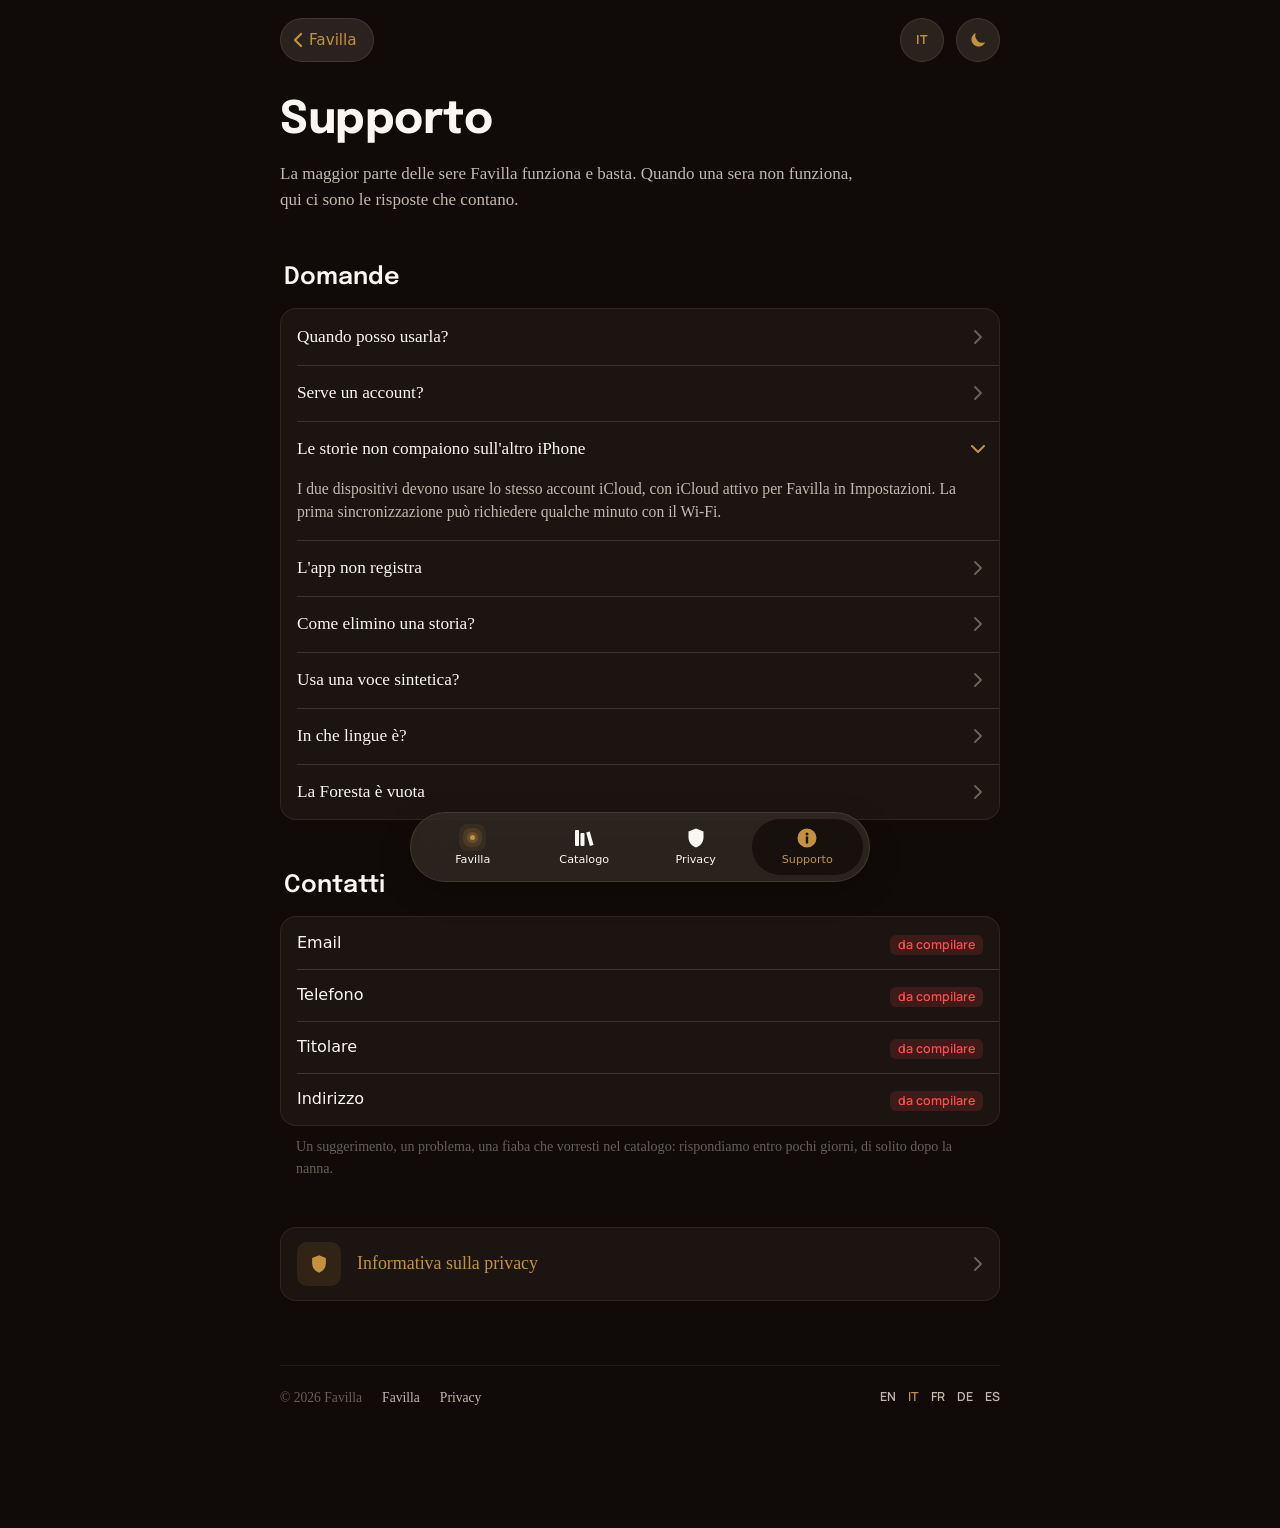
<file: docs/superpowers/specs/mockups/2026-11-16-restyle/support-a.html>
<!DOCTYPE html>
<html lang="it">
<head>
<meta charset="utf-8">
<meta name="viewport" content="width=device-width, initial-scale=1">
<title>Supporto — Favilla (bozza)</title>
<link rel="stylesheet" href="app.css">
<link rel="stylesheet" href="pages.css">
</head>
<body>
<input type="checkbox" id="theme" aria-label="Tema chiaro">

<header class="page navbar">
  <a class="back" href="home-a.html"><svg viewBox="0 0 10 16" fill="none" stroke="currentColor" stroke-width="2.2" stroke-linecap="round" stroke-linejoin="round"><path d="M8 2 2 8l6 6"/></svg>Favilla</a>
  <span class="spacer"></span>
  <span class="round" title="Lingua">IT</span>
  <label class="round" for="theme" title="Tema">
    <svg class="moon" viewBox="0 0 24 24" fill="currentColor"><path d="M20.5 14.6A8.5 8.5 0 0 1 9.4 3.5a8.5 8.5 0 1 0 11.1 11.1Z"/></svg>
    <svg class="sun" viewBox="0 0 24 24" fill="none" stroke="currentColor" stroke-width="2" stroke-linecap="round"><circle cx="12" cy="12" r="4.2"/><path d="M12 2.5v2M12 19.5v2M4.6 4.6l1.4 1.4M18 18l1.4 1.4M2.5 12h2M19.5 12h2M4.6 19.4 6 18M18 6l1.4-1.4"/></svg>
  </label>
</header>

<main class="page">
  <section class="page-title">
    <h1 class="large-title">Supporto</h1>
    <p class="hero-lead">La maggior parte delle sere Favilla funziona e basta. Quando una sera non funziona, qui ci sono le risposte che contano.</p>
  </section>

  <section class="section">
    <h2 class="section-title">Domande</h2>
    <div class="group faq">
      <details>
        <summary><span>Quando posso usarla?</span><svg viewBox="0 0 10 16" fill="none" stroke="currentColor" stroke-width="2" stroke-linecap="round" stroke-linejoin="round"><path d="m2 2 6 6-6 6"/></svg></summary>
        <div class="answer">Favilla sta arrivando sull'App Store. Il link comparirà qui il giorno in cui arriva.</div>
      </details>
      <details>
        <summary><span>Serve un account?</span><svg viewBox="0 0 10 16" fill="none" stroke="currentColor" stroke-width="2" stroke-linecap="round" stroke-linejoin="round"><path d="m2 2 6 6-6 6"/></svg></summary>
        <div class="answer">No. L'app funziona tutta sul tuo dispositivo, e le registrazioni seguono la famiglia tramite il tuo iCloud. Non c'è nessun account da creare.</div>
      </details>
      <details open>
        <summary><span>Le storie non compaiono sull'altro iPhone</span><svg viewBox="0 0 10 16" fill="none" stroke="currentColor" stroke-width="2" stroke-linecap="round" stroke-linejoin="round"><path d="m2 2 6 6-6 6"/></svg></summary>
        <div class="answer">I due dispositivi devono usare lo stesso account iCloud, con iCloud attivo per Favilla in Impostazioni. La prima sincronizzazione può richiedere qualche minuto con il Wi-Fi.</div>
      </details>
      <details>
        <summary><span>L'app non registra</span><svg viewBox="0 0 10 16" fill="none" stroke="currentColor" stroke-width="2" stroke-linecap="round" stroke-linejoin="round"><path d="m2 2 6 6-6 6"/></svg></summary>
        <div class="answer">Controlla che il microfono sia permesso in Impostazioni › Favilla. Se un'altra app sta usando il microfono, ad esempio una chiamata, chiudila e riprova.</div>
      </details>
      <details>
        <summary><span>Come elimino una storia?</span><svg viewBox="0 0 10 16" fill="none" stroke="currentColor" stroke-width="2" stroke-linecap="round" stroke-linejoin="round"><path d="m2 2 6 6-6 6"/></svg></summary>
        <div class="answer">Scorrila verso sinistra in Storie e tocca Elimina. Sparisce dal dispositivo e, tramite iCloud, dagli altri dispositivi della famiglia.</div>
      </details>
      <details>
        <summary><span>Usa una voce sintetica?</span><svg viewBox="0 0 10 16" fill="none" stroke="currentColor" stroke-width="2" stroke-linecap="round" stroke-linejoin="round"><path d="m2 2 6 6-6 6"/></svg></summary>
        <div class="answer">No. Niente IA, niente voci generate: tuo figlio sente solo quello che hai registrato tu.</div>
      </details>
      <details>
        <summary><span>In che lingue è?</span><svg viewBox="0 0 10 16" fill="none" stroke="currentColor" stroke-width="2" stroke-linecap="round" stroke-linejoin="round"><path d="m2 2 6 6-6 6"/></svg></summary>
        <div class="answer">Italiano, inglese, francese, tedesco e spagnolo. Il catalogo ha ogni fiaba in tutte e cinque.</div>
      </details>
      <details>
        <summary><span>La Foresta è vuota</span><svg viewBox="0 0 10 16" fill="none" stroke="currentColor" stroke-width="2" stroke-linecap="round" stroke-linejoin="round"><path d="m2 2 6 6-6 6"/></svg></summary>
        <div class="answer">Le lucciole escono solo di notte, e si possono spegnere: controlla l'interruttore Lucciole in Info.</div>
      </details>
    </div>
  </section>

  <section class="section">
    <h2 class="section-title">Contatti</h2>
    <div class="group kv">
      <a class="row" href="#"><span class="k">Email</span><span class="v"><span class="todo">da compilare</span></span></a>
      <div class="row"><span class="k">Telefono</span><span class="v"><span class="todo">da compilare</span></span></div>
      <div class="row"><span class="k">Titolare</span><span class="v"><span class="todo">da compilare</span></span></div>
      <div class="row"><span class="k">Indirizzo</span><span class="v"><span class="todo">da compilare</span></span></div>
    </div>
    <p class="group-footer">Un suggerimento, un problema, una fiaba che vorresti nel catalogo: rispondiamo entro pochi giorni, di solito dopo la nanna.</p>
  </section>

  <section class="section">
    <div class="group">
      <a class="row link" href="privacy-a.html"><span class="tile"><svg viewBox="0 0 24 24" fill="currentColor"><path d="M12 2.5 4.5 5.5v6c0 4.6 3.2 8.6 7.5 10 4.3-1.4 7.5-5.4 7.5-10v-6Z"/></svg></span><span class="text"><span class="t">Informativa sulla privacy</span></span><svg class="chev" viewBox="0 0 10 16" fill="none" stroke="currentColor" stroke-width="2" stroke-linecap="round" stroke-linejoin="round"><path d="m2 2 6 6-6 6"/></svg></a>
    </div>
  </section>

  <footer class="footer">
    <span>© 2026 Favilla</span>
    <a href="home-a.html">Favilla</a>
    <a href="privacy-a.html">Privacy</a>
    <span class="langs"><a href="#">EN</a><a href="#" aria-current="true">IT</a><a href="#">FR</a><a href="#">DE</a><a href="#">ES</a></span>
  </footer>
</main>

<nav class="tabbar" aria-label="Sezioni">
  <a class="tab" href="home-a.html"><span class="fly fly-sm"></span>Favilla</a>
  <a class="tab" href="home-a.html#catalogo"><svg viewBox="0 0 24 24" fill="currentColor"><rect x="3" y="4" width="4" height="16" rx="1"/><rect x="8.5" y="7" width="4" height="13" rx="1"/><path d="m14.2 6.4 3.6-1 3.7 13.6-3.6 1Z"/></svg>Catalogo</a>
  <a class="tab" href="privacy-a.html"><svg viewBox="0 0 24 24" fill="currentColor"><path d="M12 2.5 4.5 5.5v6c0 4.6 3.2 8.6 7.5 10 4.3-1.4 7.5-5.4 7.5-10v-6Z"/></svg>Privacy</a>
  <a class="tab" href="support-a.html" aria-current="page"><svg viewBox="0 0 24 24" fill="currentColor"><path d="M12 2.5a9.5 9.5 0 1 1 0 19 9.5 9.5 0 0 1 0-19Zm-1.2 8v7h2.4v-7Zm1.2-4a1.5 1.5 0 1 0 0 3 1.5 1.5 0 0 0 0-3Z"/></svg>Supporto</a>
</nav>
</body>
</html>
</file>
<file: docs/superpowers/specs/mockups/2026-11-16-restyle/app.css>
@font-face { font-family: "Epilogue"; src: url("../../../../../assets/fonts/epilogue.woff2") format("woff2"); font-weight: 100 900; font-display: swap; }
@font-face { font-family: "Manrope"; src: url("../../../../../assets/fonts/manrope.woff2") format("woff2"); font-weight: 200 800; font-display: swap; }

:root {
  --bg: #100B08;          /* BackgroundPrimary */
  --bg-2: #1C1410;        /* BackgroundSecondary — rows, cards */
  --bg-sunken: #0A0705;   /* BackgroundSunken */
  --text: #FAF7F2;        /* TextPrimary */
  --text-2: #C4B8AE;      /* TextSecondary */
  --text-3: #6A5F55;      /* TextTertiary */
  --accent: #C4923F;      /* AccentDefault */
  --accent-text: #C4923F;
  --accent-soft: rgb(196 146 63 / 0.12); /* AccentSoft */
  --coral: #FF4B4B;       /* RecordingActive (dark) */
  --line: rgba(255, 244, 224, 0.08);     /* LineSeparator */
  --line-strong: rgba(255, 244, 224, 0.14);
  --glass: rgb(58 50 44 / 0.62);
  --glass-edge: rgba(255, 244, 224, 0.10);
  --tab-selected: rgb(16 11 8 / 0.75);
  --head: "Epilogue", -apple-system, "SF Pro Display", system-ui, sans-serif;
  --body: "New York", ui-serif, -apple-system-serif, Georgia, serif;
  --label: "Manrope", -apple-system, "SF Pro Text", system-ui, sans-serif;
  --r: 16px;
}
:root:has(#theme:checked) {
  --bg: #FAF7F2; --bg-2: #F0EBE3; --bg-sunken: #E8E2D9;
  --text: #1C1410; --text-2: #4A3F35; --text-3: #8A7D72;
  --accent-text: #8A6428;
  --coral: #E03030;
  --line: rgba(28, 20, 16, 0.09); --line-strong: rgba(28, 20, 16, 0.16);
  --glass: rgb(240 235 227 / 0.78);
  --glass-edge: rgba(28, 20, 16, 0.08);
  --tab-selected: rgb(232 226 217 / 0.95);
}
#theme { position: absolute; opacity: 0; pointer-events: none; }

* { box-sizing: border-box; }
html { -webkit-text-size-adjust: 100%; }
body {
  margin: 0; background: var(--bg); color: var(--text-2);
  font-family: var(--body); font-size: 17px; line-height: 1.5;
  -webkit-font-smoothing: antialiased;
  padding-bottom: 120px;
}
a { color: var(--accent-text); text-decoration: none; }
h1, h2, h3 { color: var(--text); margin: 0; }

.page { width: min(720px, calc(100% - 32px)); margin: 0 auto; }
.page-wide { width: min(1040px, calc(100% - 32px)); margin: 0 auto; }

/* ── toolbar: round glass buttons, like the app's top bar ───────────── */
.toolbar { display: flex; align-items: center; gap: 12px; padding: 18px 0 0; }
.wordmark { font-family: var(--head); font-weight: 700; font-size: 1.15rem; color: var(--text); letter-spacing: 0.01em; }
.wordmark i { font-style: normal; position: relative; }
.wordmark i::after { content: ""; position: absolute; left: 50%; top: 0.12em; width: 0.2em; height: 0.2em; box-shadow: 0 0 0 1px var(--bg); transform: translateX(-50%); border-radius: 50%; background: var(--accent); }
.spacer { flex: 1; }
.round {
  width: 44px; height: 44px; border-radius: 50%; display: grid; place-items: center;
  background: var(--glass); border: 1px solid var(--glass-edge);
  -webkit-backdrop-filter: blur(18px) saturate(1.4); backdrop-filter: blur(18px) saturate(1.4);
  color: var(--accent); cursor: pointer;
  font-family: var(--label); font-weight: 700; font-size: 0.78rem; letter-spacing: 0.04em;
}
.round svg { width: 20px; height: 20px; }
.round .sun { display: none; }
:root:has(#theme:checked) .round .sun { display: block; }
:root:has(#theme:checked) .round .moon { display: none; }

/* ── firefly mark: core + three flat rings (FireflyField) ───────────── */
.fly { display: inline-block; width: 8px; height: 8px; border-radius: 50%; background: var(--accent);
  box-shadow: 0 0 0 6px rgb(196 146 63 / 0.24), 0 0 0 12px rgb(196 146 63 / 0.14), 0 0 0 19px rgb(196 146 63 / 0.08); }
.fly-sm { width: 5px; height: 5px; box-shadow: 0 0 0 3px rgb(196 146 63 / 0.24), 0 0 0 7px rgb(196 146 63 / 0.14), 0 0 0 11px rgb(196 146 63 / 0.08); }
.sky { position: fixed; inset: 0; pointer-events: none; z-index: 0; }
.sky .fly { position: absolute; animation: drift 14s ease-in-out infinite alternate; opacity: 0.8; }
.sky .fly:nth-child(2) { animation-duration: 19s; animation-delay: -6s; }
.sky .fly:nth-child(3) { animation-duration: 23s; animation-delay: -11s; }
.sky .fly:nth-child(4) { animation-duration: 17s; animation-delay: -3s; }
@keyframes drift { 0% { transform: translate(0, 0); } 50% { transform: translate(14px, -22px); } 100% { transform: translate(-10px, 8px); } }
:root:has(#theme:checked) .sky { display: none; }
@media (prefers-reduced-motion: reduce) { .sky .fly { animation: none; } }
main, header { position: relative; z-index: 1; }

/* ── hero: a large title, like a screen opening ─────────────────────── */
.hero { display: grid; grid-template-columns: minmax(0, 1fr) 300px; gap: 56px; align-items: center; padding: 56px 0 24px; }
.large-title { font-family: var(--head); font-weight: 700; font-size: clamp(2.2rem, 1.5rem + 2.6vw, 3.4rem); line-height: 1.05; letter-spacing: -0.01em; }
.hero-sub { font-family: var(--body); font-size: clamp(1.25rem, 1.1rem + 0.6vw, 1.55rem); color: var(--text-2); margin: 14px 0 0; line-height: 1.3; }
.hero-lead { margin: 22px 0 0; max-width: 34em; }
.capsule {
  display: inline-flex; align-items: center; gap: 12px; margin-top: 28px;
  padding: 12px 22px 12px 14px; border-radius: 999px;
  background: var(--glass); border: 1px solid var(--glass-edge);
  -webkit-backdrop-filter: blur(18px); backdrop-filter: blur(18px);
  color: var(--text); font-family: var(--label); font-weight: 600; font-size: 0.95rem;
}
.capsule .tile { width: 34px; height: 34px; }
.capsule small { display: block; font-size: 0.72rem; font-weight: 500; color: var(--text-3); letter-spacing: 0.02em; }
.caption { font-size: 0.85rem; color: var(--text-3); margin: 12px 0 0; }

/* ── phone: the real recording screen ───────────────────────────────── */
.phone { width: 300px; border-radius: 46px; padding: 11px; background: #0A0705; border: 1px solid rgba(255, 244, 224, 0.14); box-shadow: 0 30px 60px rgb(0 0 0 / 0.35); }
.screen { position: relative; border-radius: 36px; background: #100B08; height: 600px; overflow: hidden; display: flex; flex-direction: column; align-items: center; color: #FAF7F2; }
.screen .grab { width: 40px; height: 4px; border-radius: 2px; background: rgba(255, 244, 224, 0.22); margin-top: 18px; }
.screen .fly { position: absolute; }
.timer { margin-top: 220px; font-family: ui-monospace, "SF Mono", Menlo, monospace; font-weight: 300; font-size: 2.9rem; letter-spacing: 0.04em; color: #FAF7F2; }
.wave-well { width: calc(100% - 8px); margin-top: 6px; height: 64px; border-radius: 18px; background: rgb(58 50 44 / 0.7); border: 1px solid rgba(255, 244, 224, 0.10); display: flex; align-items: center; justify-content: center; gap: 3px; }
.wave-well span { width: 4px; height: 4px; border-radius: 2px; background: #C4923F; }
.wave-well span.u { height: 10px; } .wave-well span.uu { height: 14px; }
.rec { margin-top: 14px; font-family: -apple-system, system-ui, sans-serif; font-weight: 600; font-size: 0.82rem; color: #FF4B4B; display: flex; align-items: center; gap: 6px; }
.rec::before { content: ""; width: 8px; height: 8px; border-radius: 50%; background: #FF4B4B; }
.controls { position: absolute; bottom: 38px; display: flex; gap: 46px; }
.ctl { display: flex; flex-direction: column; align-items: center; gap: 8px; font-family: -apple-system, system-ui, sans-serif; font-size: 0.8rem; color: #C4B8AE; }
.ctl b { width: 60px; height: 60px; border-radius: 50%; display: grid; place-items: center; }
.ctl .pause { background: rgb(58 50 44 / 0.8); border: 1px solid rgba(255, 244, 224, 0.5); color: #C4923F; }
.ctl .stop { background: #FF4B4B; }
.ctl .stop i { width: 18px; height: 18px; border-radius: 4px; background: #FAF7F2; }
.ctl svg { width: 22px; height: 22px; }

/* ── grouped list: the app's inset sections ─────────────────────────── */
.section { padding-top: 48px; }
.section-title { font-family: var(--head); font-weight: 600; font-size: 1.5rem; margin: 0 4px 12px; }
.group { background: var(--bg-2); border-radius: var(--r); overflow: hidden; border: 1px solid var(--line); }
.row { position: relative; display: flex; align-items: center; gap: 16px; padding: 14px 16px; color: inherit; }
/* inset separator: starts after the tile, like an iOS list */
.row + .row::before { content: ""; position: absolute; top: 0; right: 0; left: 76px; height: 1px; background: var(--line-strong); }
.row.link::before, .row.plain + .row::before { left: 16px; }
.row .text { flex: 1; min-width: 0; }
.row .t { display: block; font-family: var(--body); font-size: 1.12rem; color: var(--text); line-height: 1.3; }
.row .s { display: block; font-size: 0.95rem; color: var(--text-3); margin-top: 2px; line-height: 1.45; }
.row .s.long { color: var(--text-2); }
.row .chev { color: var(--text-3); flex: none; width: 10px; }
.row.link .t { color: var(--accent-text); }
a.row:hover { background: rgb(196 146 63 / 0.06); }
.group-footer { font-size: 0.88rem; color: var(--text-3); margin: 10px 16px 0; }

/* 44pt tile, radius 23 %, AccentSoft — StoryEmojiView */
.tile { flex: none; width: 44px; height: 44px; border-radius: 10px; background: var(--accent-soft); display: grid; place-items: center; color: var(--accent); }
.tile svg { width: 22px; height: 22px; }
/* emoji flattened to a silhouette, tinted amber — the app's pictograms */
.tile .emoji { font-size: 24px; line-height: 1; color: transparent; text-shadow: 0 0 0 var(--accent); }
.row.align-top { align-items: flex-start; }

/* ── forest: always night, always its own palette ───────────────────── */
.forest { position: relative; border-radius: var(--r); overflow: hidden; background: linear-gradient(180deg, #070B1A 0%, #17243D 100%); min-height: 380px; color: #FAF7F2; }
.forest svg.scene { position: absolute; inset: 0; width: 100%; height: 100%; }
.forest .copy { position: relative; padding: 28px 28px 0; max-width: 30em; }
.forest h3 { font-family: var(--head); font-weight: 600; font-size: 1.5rem; color: #FAF7F2; }
.forest p { color: #C4B8AE; margin: 8px 0 0; }
.ff { animation: pulse 4.2s ease-in-out infinite; }
.ff:nth-of-type(2n) { animation-duration: 5.4s; animation-delay: -2s; }
.ff:nth-of-type(3n) { animation-duration: 3.7s; animation-delay: -1s; }
@keyframes pulse { 0%, 100% { opacity: 0.45; } 50% { opacity: 1; } }
@media (prefers-reduced-motion: reduce) { .ff { animation: none; } }

/* ── about: plain, like the Info screen ─────────────────────────────── */
.about { text-align: center; padding: 72px 0 8px; }
.about .fly { margin-bottom: 30px; }
.about h2 { font-family: var(--head); font-weight: 600; font-size: 1.5rem; }
.about p { max-width: 30em; margin: 10px auto 0; }

.footer { margin-top: 64px; padding-top: 22px; border-top: 1px solid var(--line); font-size: 0.85rem; color: var(--text-3); display: flex; flex-wrap: wrap; gap: 8px 20px; }
.footer a { color: var(--text-2); }
.footer .langs { margin-left: auto; display: flex; gap: 12px; font-family: var(--label); font-weight: 600; font-size: 0.78rem; }
.footer .langs a[aria-current] { color: var(--accent-text); }

/* ── tab bar: the floating glass pill ───────────────────────────────── */
.tabbar {
  position: fixed; z-index: 10; left: 50%; bottom: 18px; transform: translateX(-50%);
  width: min(460px, calc(100% - 32px)); display: grid; grid-template-columns: repeat(4, 1fr);
  padding: 6px; border-radius: 999px;
  background: var(--glass); border: 1px solid var(--glass-edge);
  -webkit-backdrop-filter: blur(22px) saturate(1.5); backdrop-filter: blur(22px) saturate(1.5);
  box-shadow: 0 10px 30px rgb(0 0 0 / 0.25);
}
.tab { display: flex; flex-direction: column; align-items: center; gap: 2px; padding: 7px 4px 6px; border-radius: 999px; color: var(--text); font-family: -apple-system, system-ui, sans-serif; font-size: 0.7rem; font-weight: 500; }
.tab svg { width: 24px; height: 24px; }
.tab[aria-current] { background: var(--tab-selected); color: var(--accent); }
.tab .fly-sm { margin: 9px 0 10px; }

@media (max-width: 860px) {
  .hero { grid-template-columns: 1fr; padding-top: 36px; }
  .hero .phone { display: none; }
}
@media (max-width: 520px) {
  .row .t { font-size: 1.05rem; }
  .forest .copy { padding: 22px 20px 0; }
}
</file>
<file: docs/superpowers/specs/mockups/2026-11-16-restyle/pages.css>
/* Extra pieces for the inner pages (privacy, support). Builds on app.css. */

/* nav bar of a pushed screen: round back button + inline title */
.navbar { display: flex; align-items: center; gap: 12px; padding: 18px 0 0; }
.back { display: inline-flex; align-items: center; gap: 6px; height: 44px; padding: 0 16px 0 12px; border-radius: 999px;
  background: var(--glass); border: 1px solid var(--glass-edge);
  -webkit-backdrop-filter: blur(18px); backdrop-filter: blur(18px);
  color: var(--accent); font-family: -apple-system, system-ui, sans-serif; font-size: 0.95rem; }
.back svg { width: 10px; height: 16px; }

.page-title { padding: 36px 0 0; }
.page-title .large-title { font-size: clamp(2.1rem, 1.6rem + 1.8vw, 2.8rem); }
.page-title .caption { margin-top: 10px; }
.page-title .hero-lead { margin-top: 16px; }

/* index: a Settings-style list of sections */
.toc .row { padding-top: 12px; padding-bottom: 12px; }
.toc .t { font-size: 1.02rem; }

/* prose under a section header, like a long group footer */
.prose { margin: 0 4px; }
.prose p { margin: 0 0 0.9em; }
.prose p:last-child { margin-bottom: 0; }
.prose b { color: var(--text); font-weight: 600; }
.prose .path { font-family: -apple-system, system-ui, sans-serif; font-size: 0.92em; color: var(--text); white-space: nowrap; }

/* data rows: what / why / where */
.data .row { flex-direction: column; align-items: stretch; gap: 0; padding: 14px 16px; }
.data .row::before { left: 16px !important; }
.data dl { margin: 6px 0 0; display: grid; grid-template-columns: max-content 1fr; gap: 2px 14px; font-size: 0.93rem; }
.data dt { font-family: var(--label); font-weight: 600; font-size: 0.72rem; letter-spacing: 0.06em; text-transform: uppercase; color: var(--text-3); padding-top: 3px; }
.data dd { margin: 0; color: var(--text-2); }

/* key/value rows: contact card */
.kv .row { justify-content: space-between; gap: 20px; }
.kv .k { font-family: -apple-system, system-ui, sans-serif; color: var(--text); font-size: 1rem; }
.kv .v { color: var(--text-2); text-align: right; font-size: 0.98rem; }
.kv .row::before { left: 16px !important; }
.todo { display: inline-block; padding: 1px 8px; border-radius: 6px; background: rgb(255 75 75 / 0.14); color: var(--coral); font-family: var(--label); font-weight: 600; font-size: 0.78rem; }

/* FAQ: disclosure rows, pure HTML <details> */
.faq details { position: relative; }
.faq details + details::before { content: ""; position: absolute; top: 0; left: 16px; right: 0; height: 1px; background: var(--line-strong); }
.faq summary { list-style: none; display: flex; align-items: center; gap: 14px; padding: 15px 16px; cursor: pointer; color: var(--text); font-size: 1.08rem; }
.faq summary::-webkit-details-marker { display: none; }
.faq summary span { flex: 1; }
.faq summary svg { width: 10px; height: 16px; color: var(--text-3); transition: transform 0.2s ease; flex: none; }
.faq details[open] summary svg { transform: rotate(90deg); color: var(--accent); }
.faq .answer { padding: 0 16px 16px; color: var(--text-2); font-size: 0.98rem; }
@media (prefers-reduced-motion: reduce) { .faq summary svg { transition: none; } }

/* small anchor jump target offset */
[id] { scroll-margin-top: 24px; }
</file>
